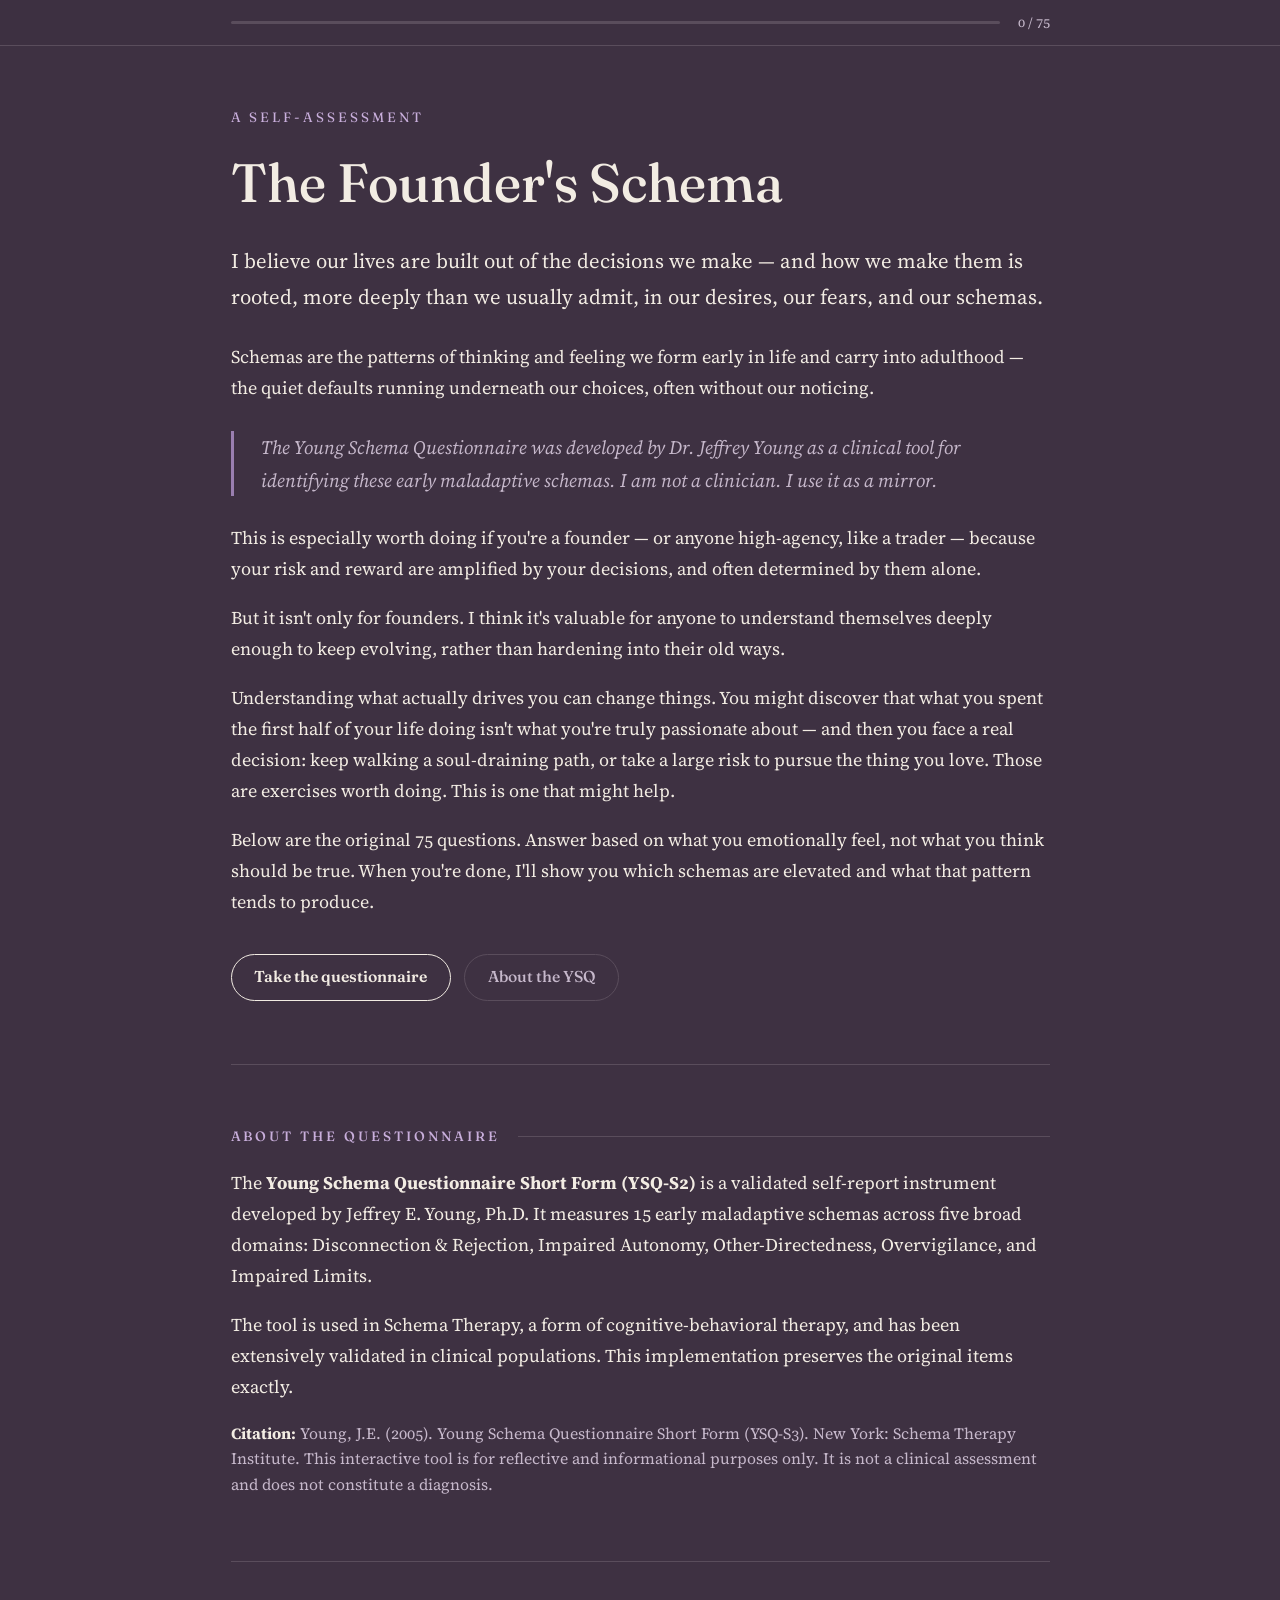
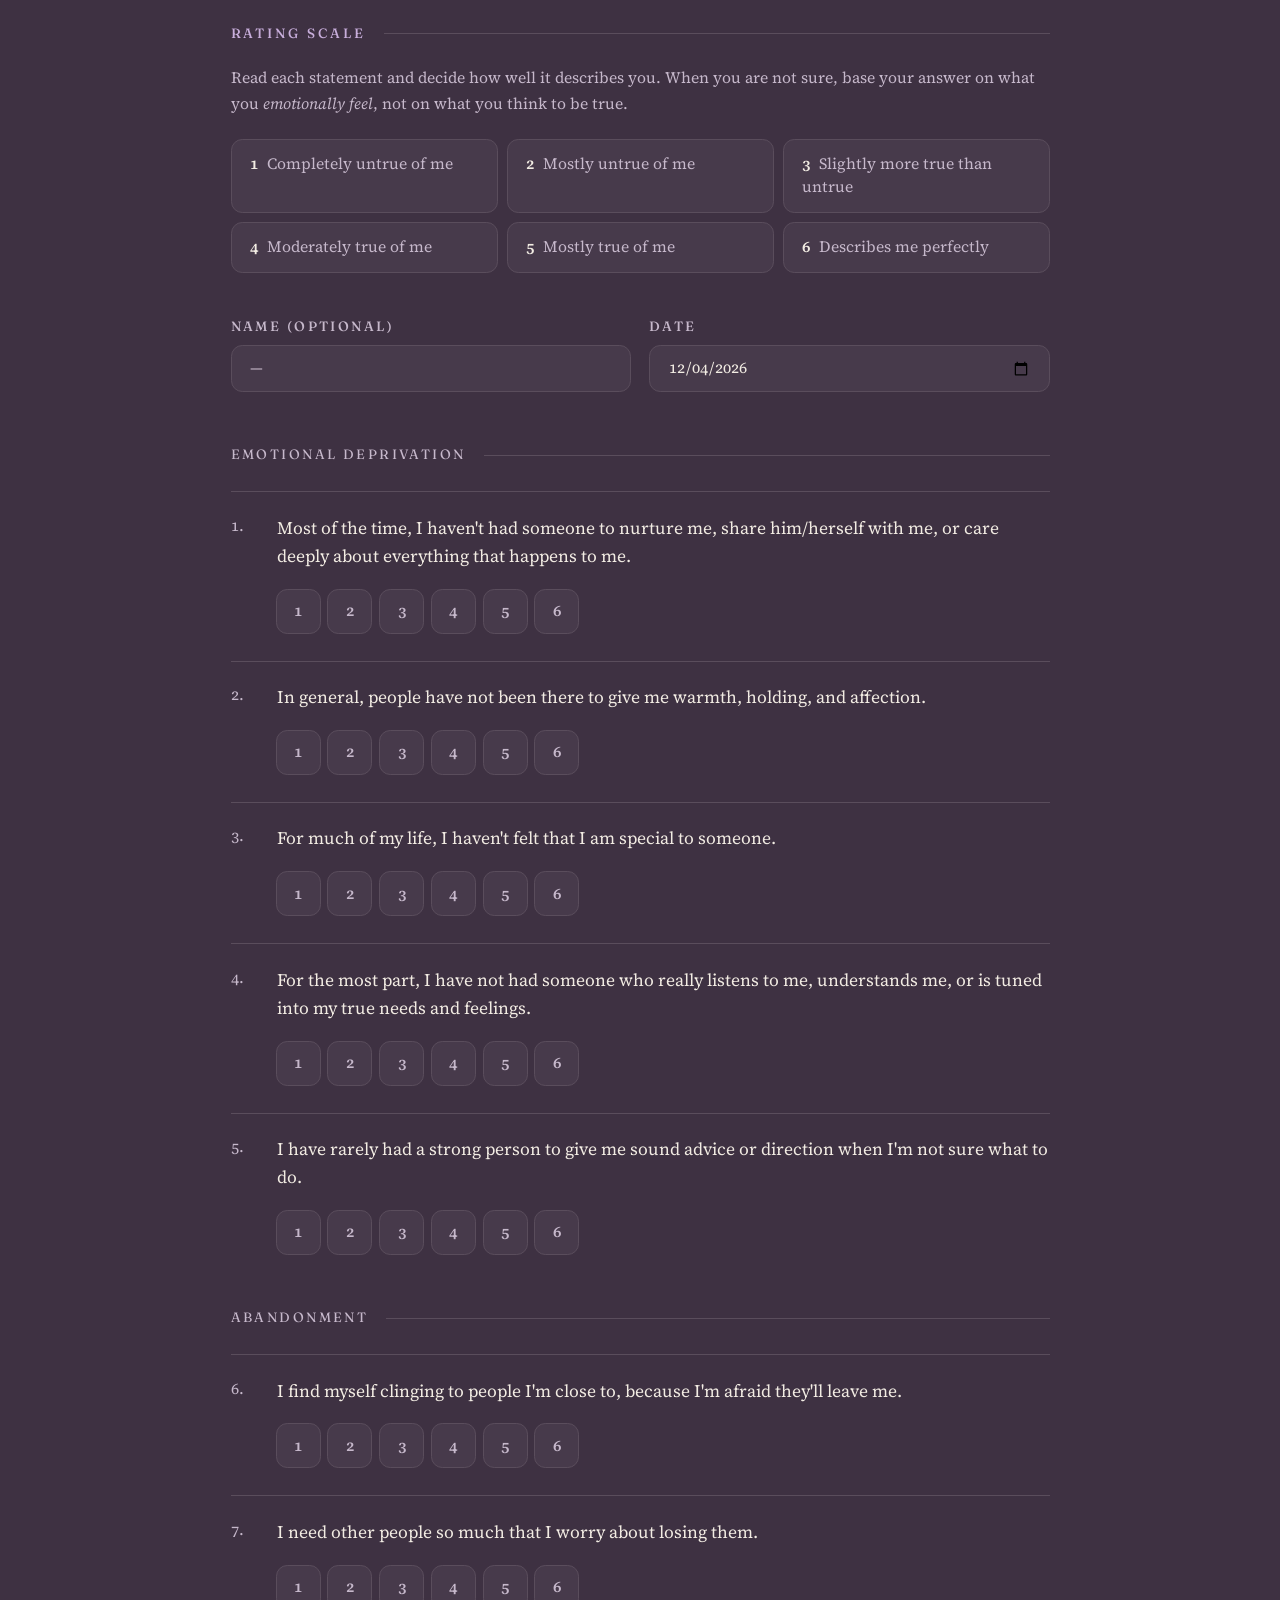
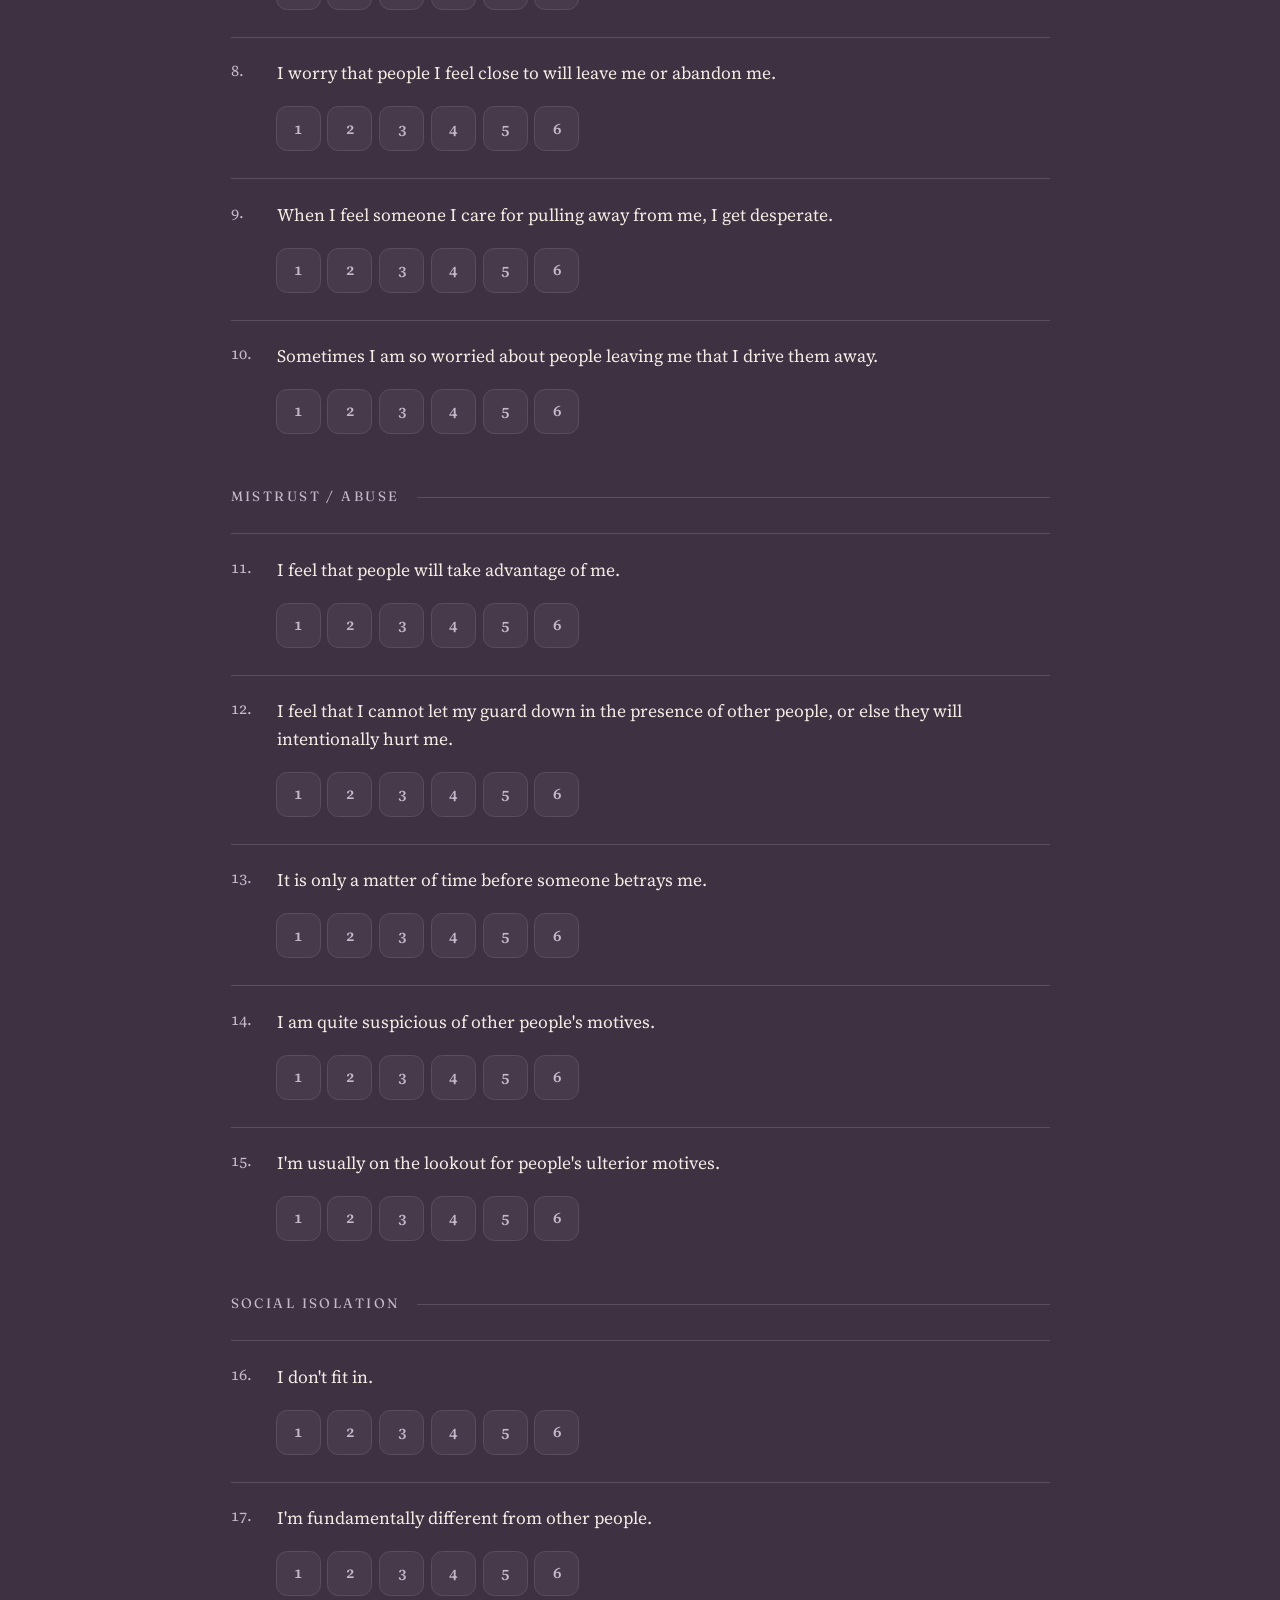
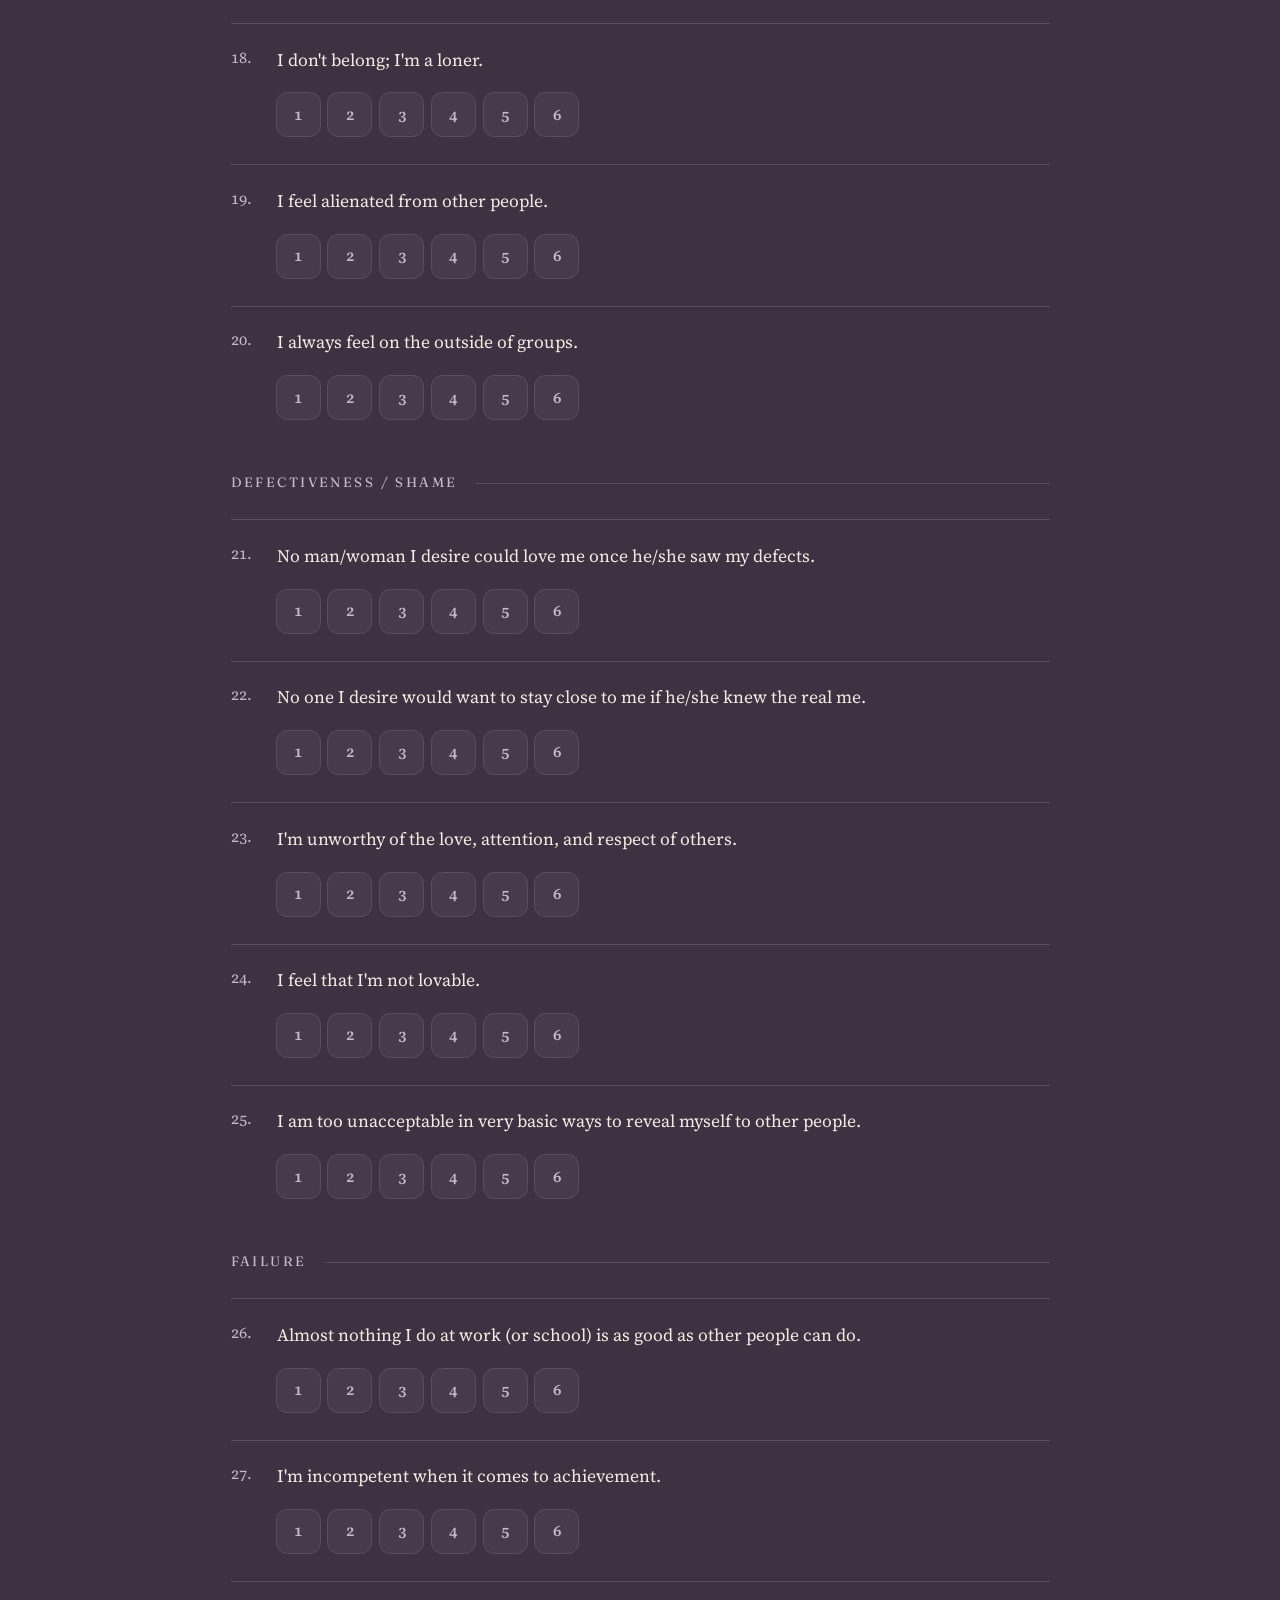
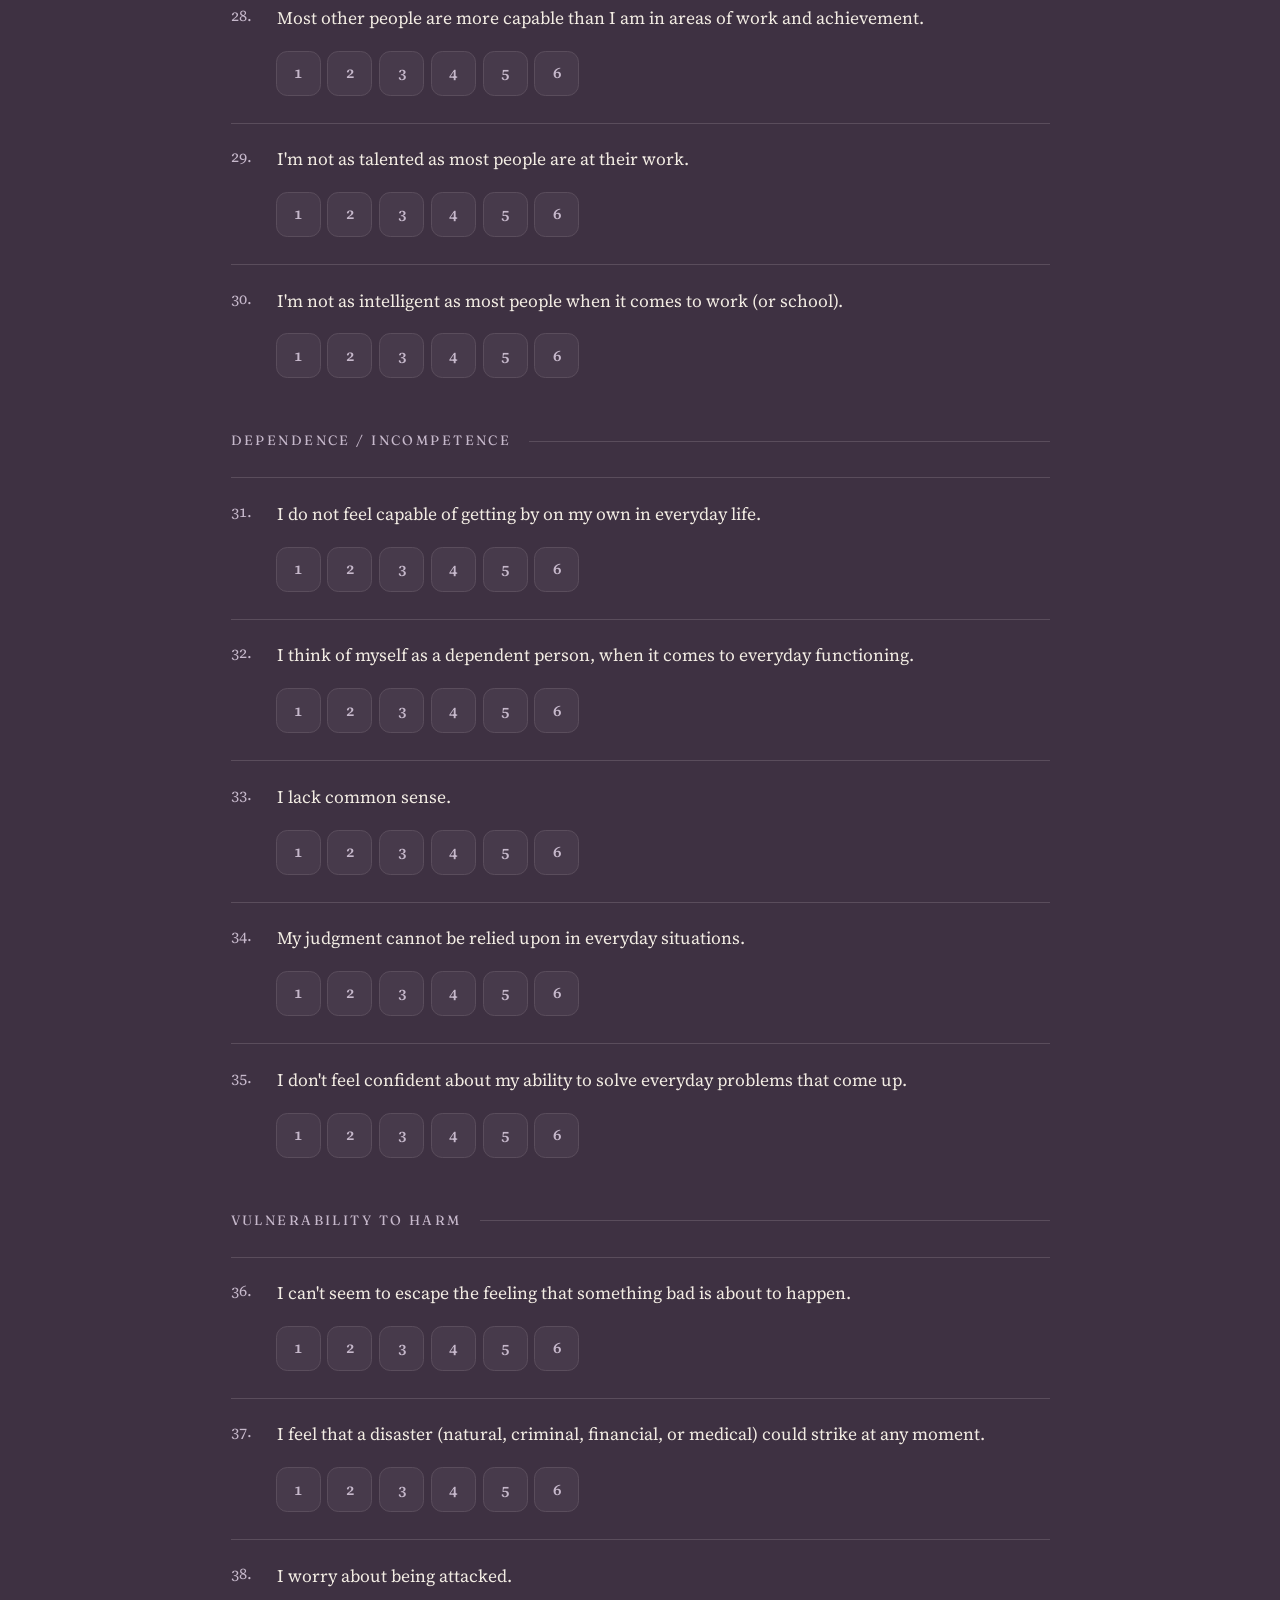
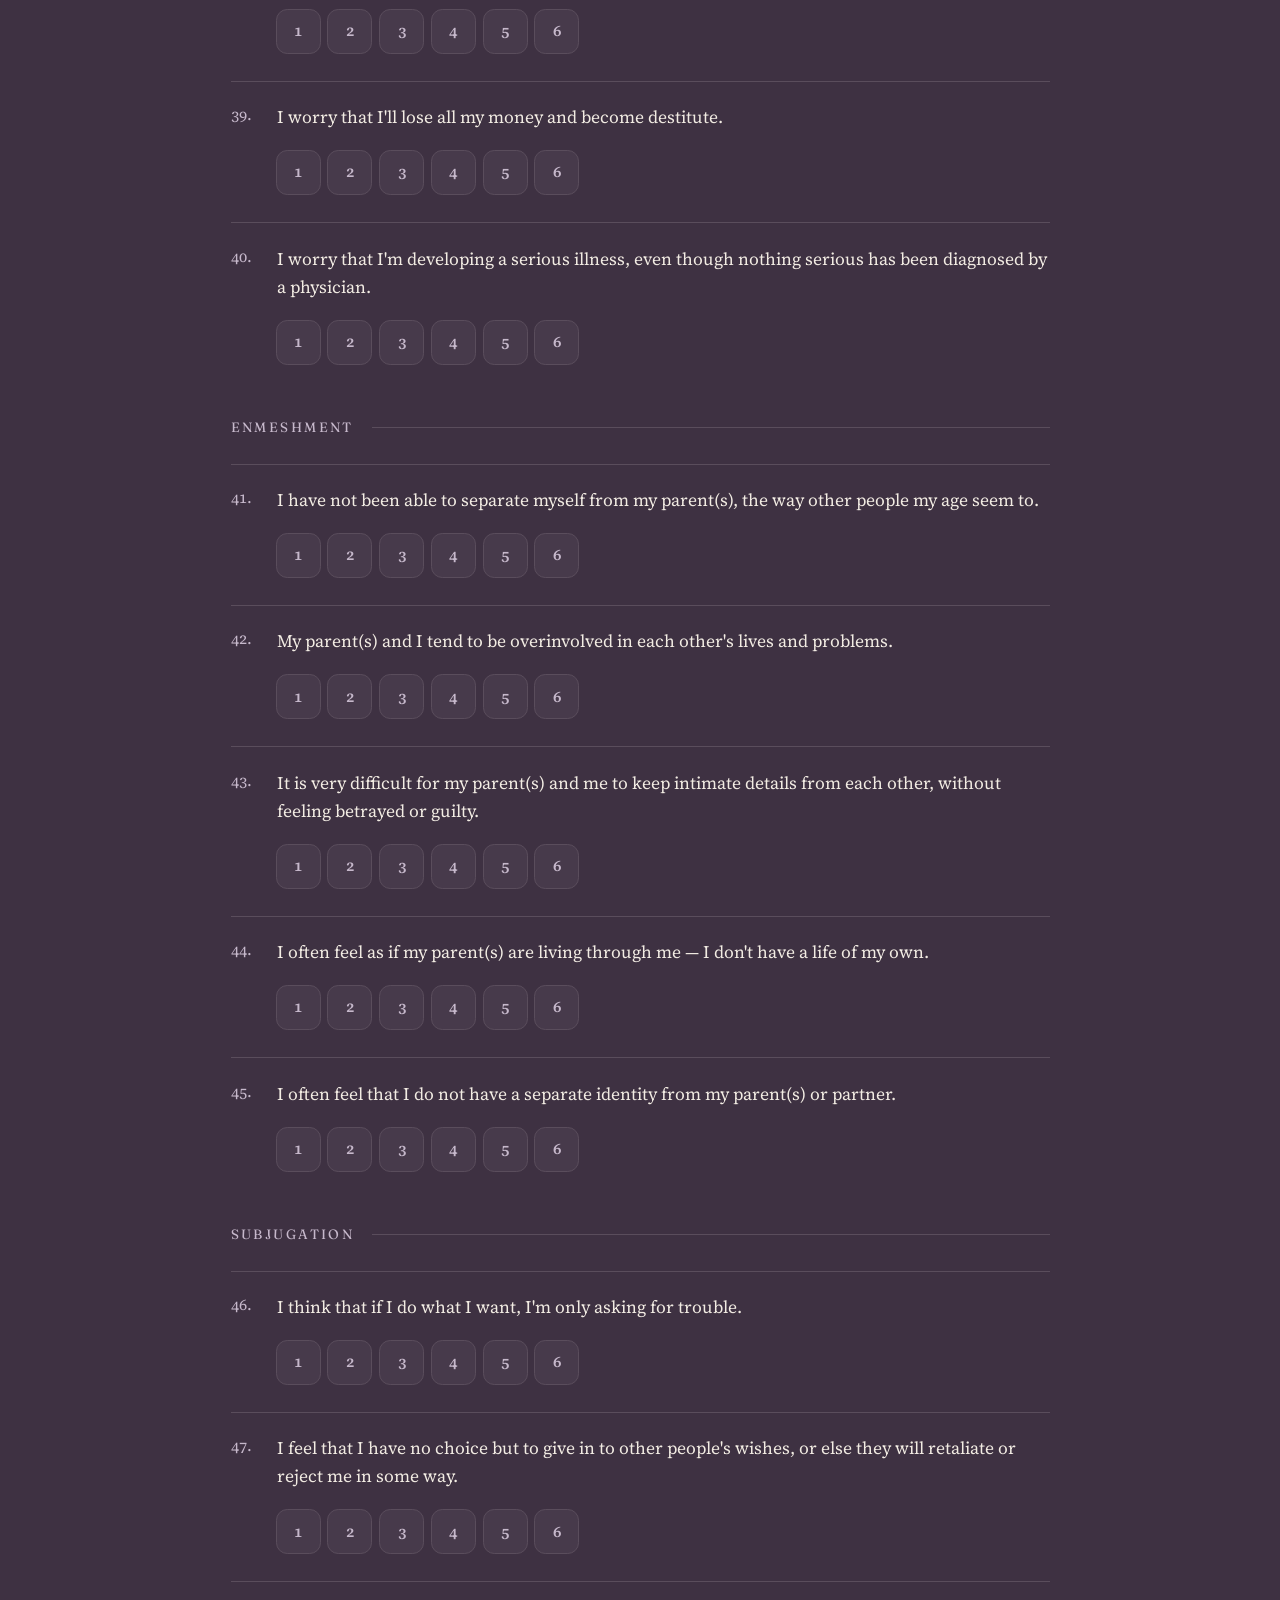
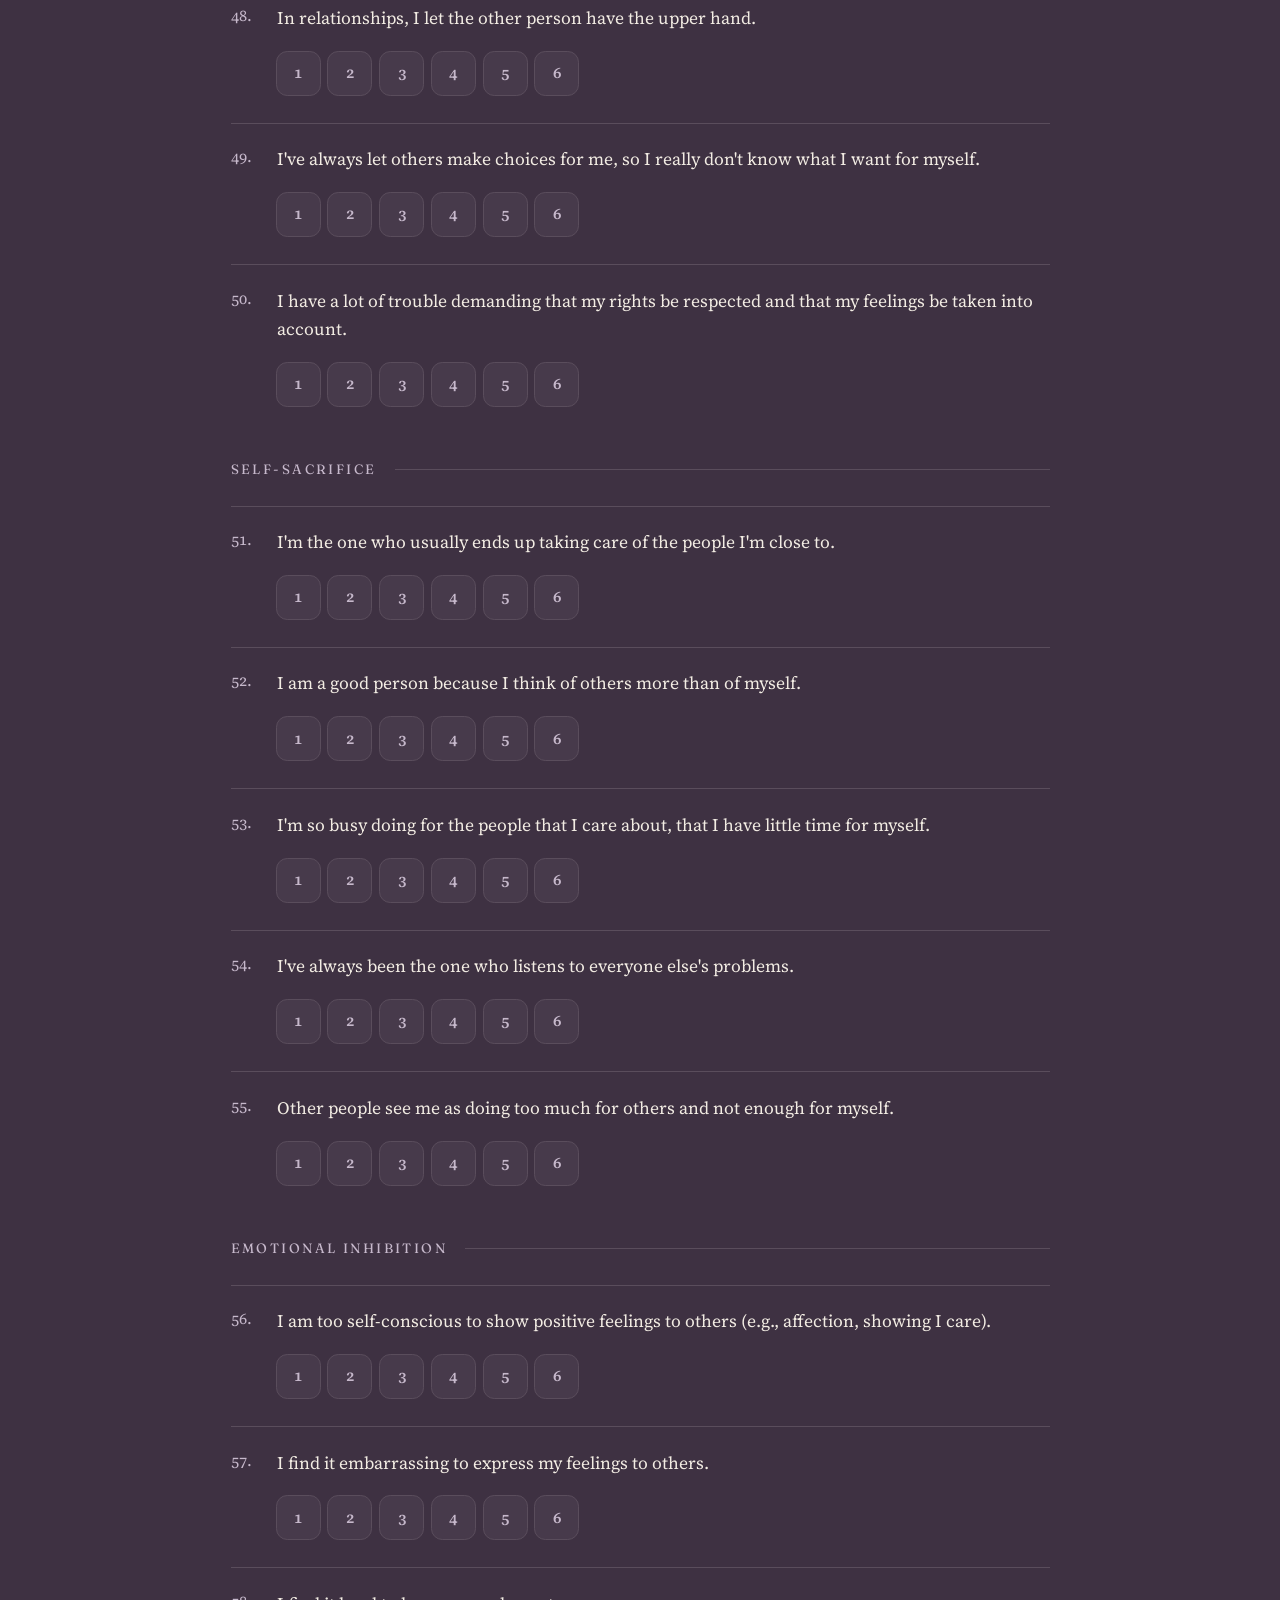
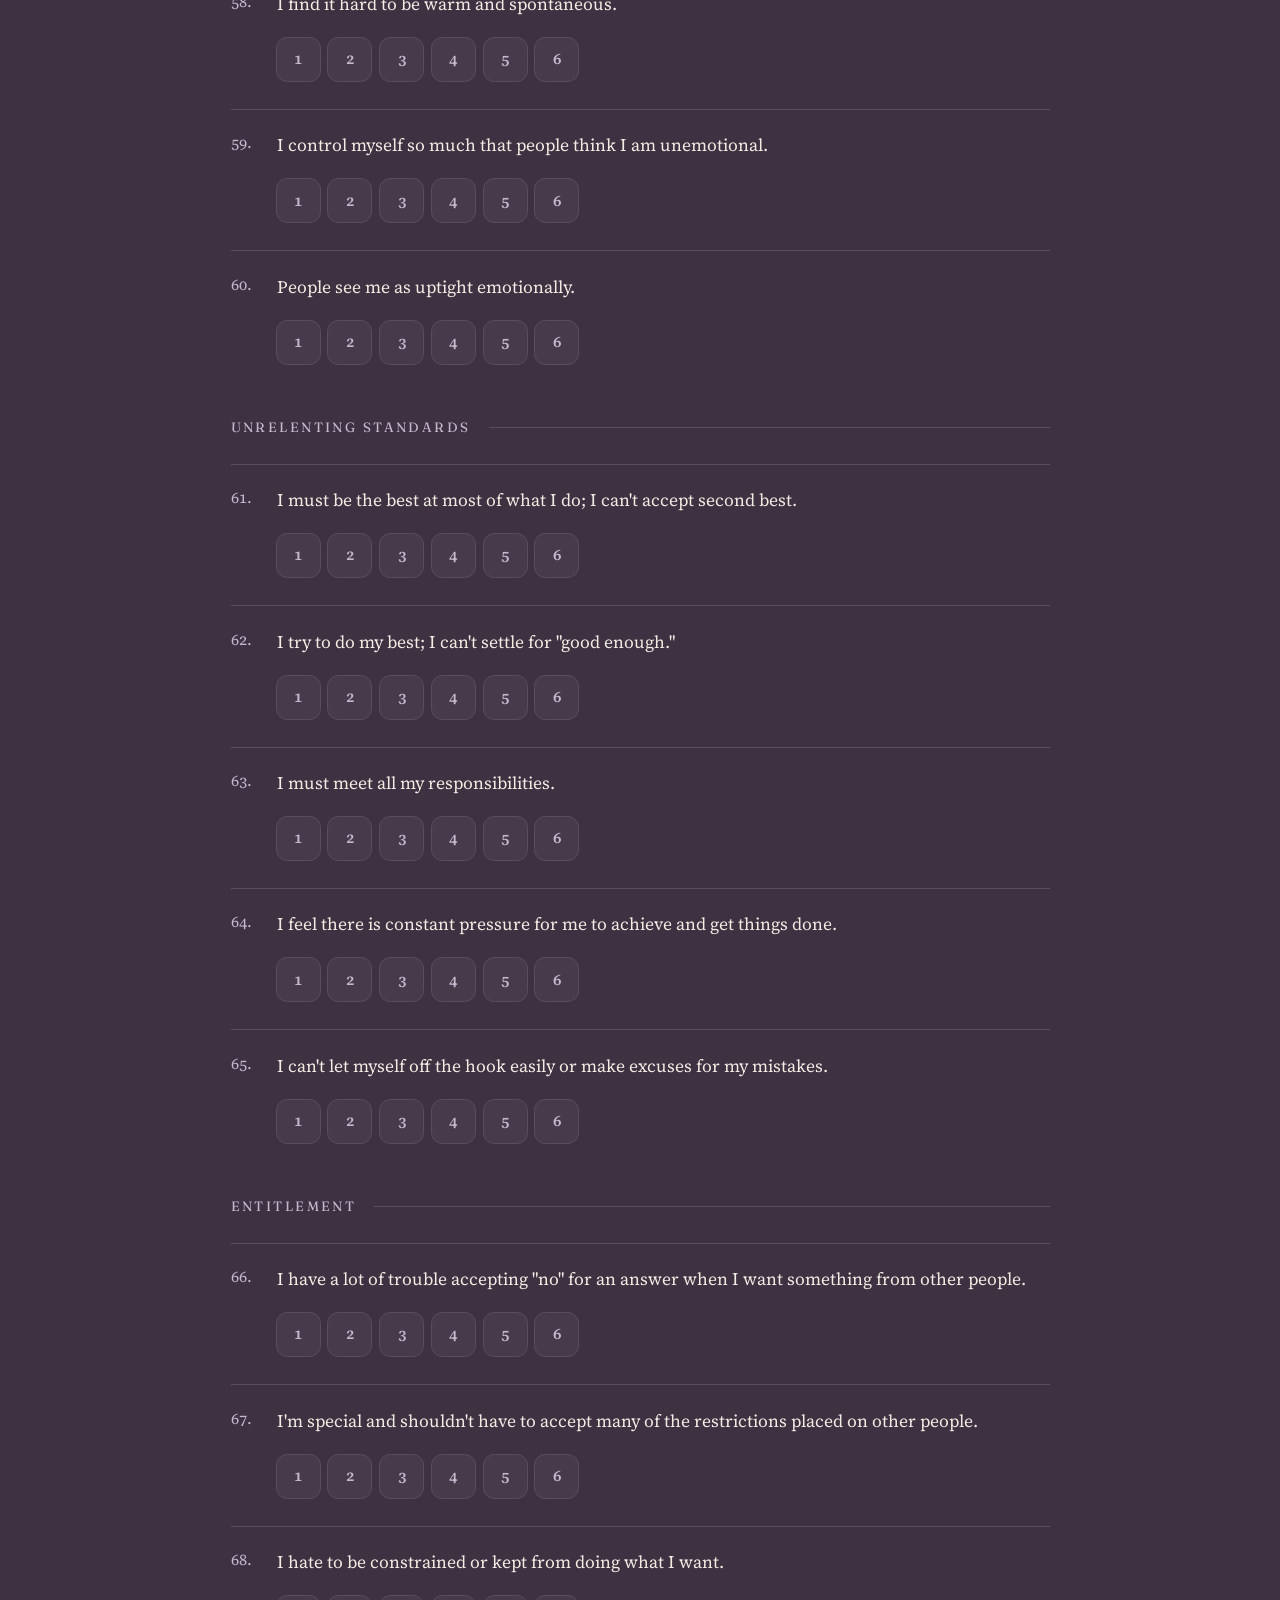
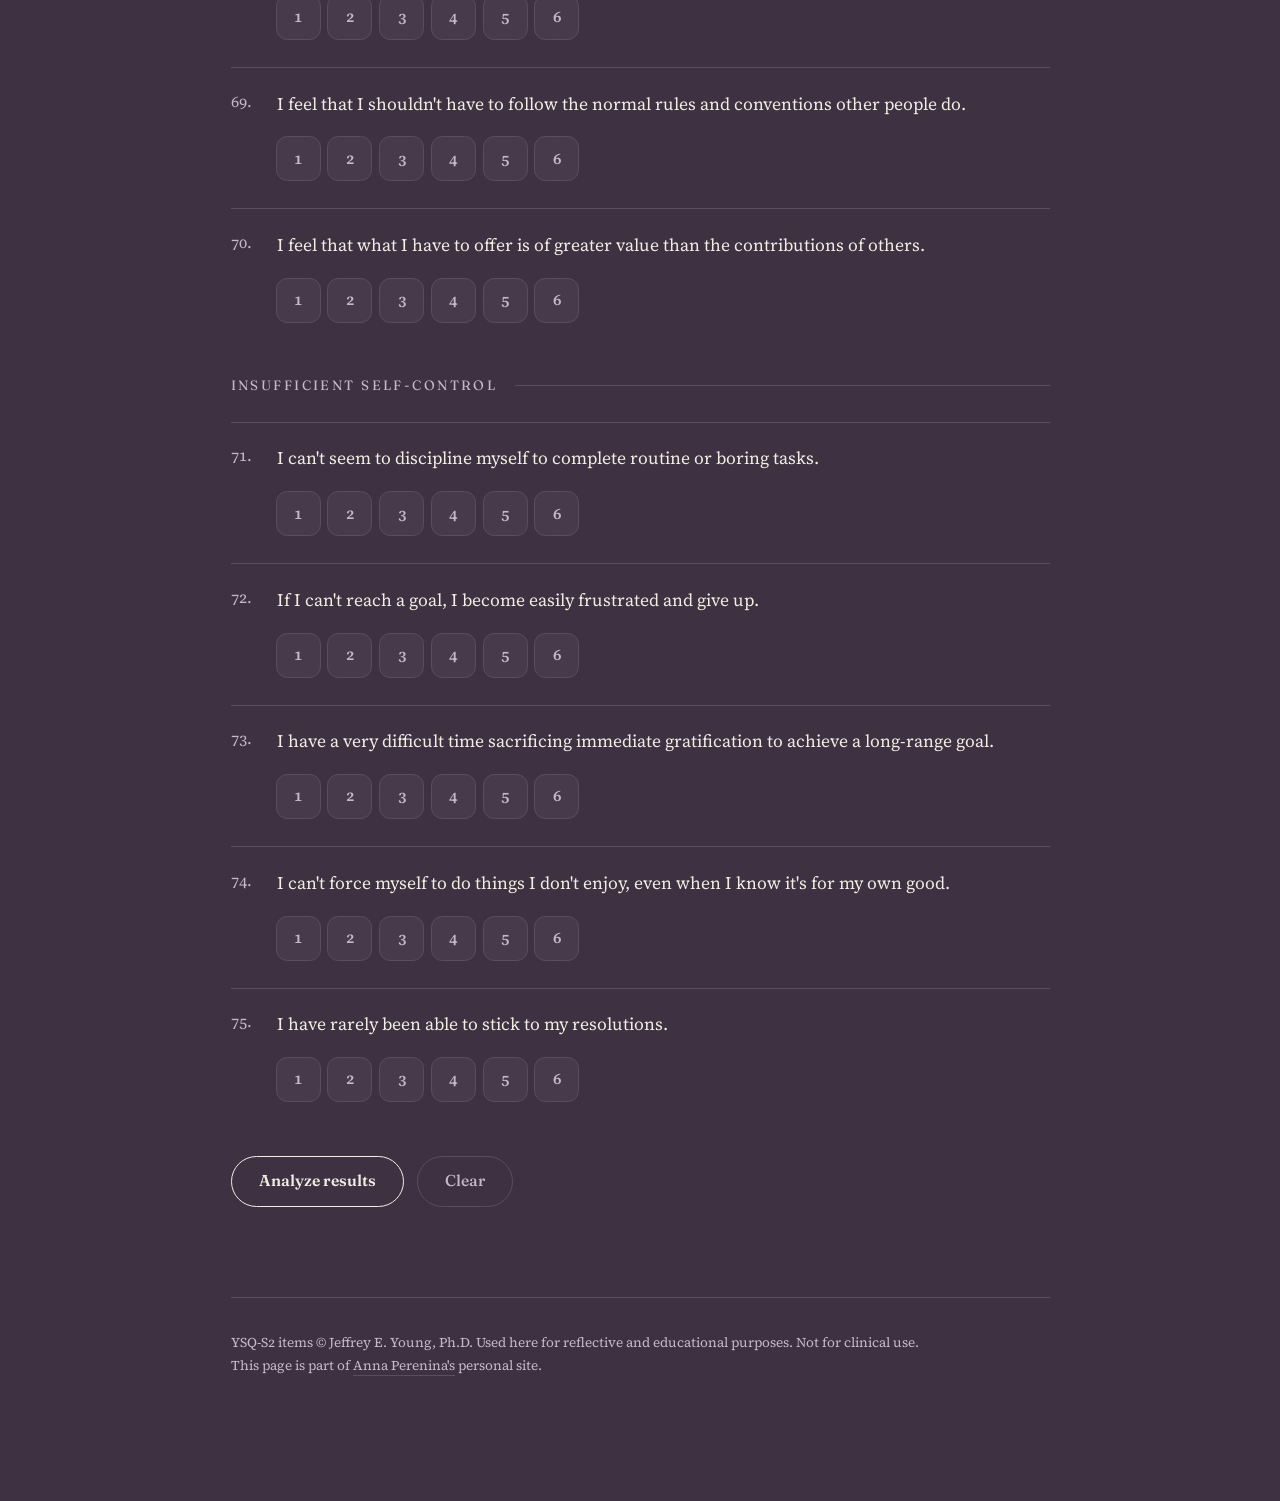
<file: founders-schema/index.html>
<!DOCTYPE html>
  <html lang="en">
    <head>
      
      <meta charset="UTF-8" />
      <meta name="viewport" content="width=device-width, initial-scale=1.0" />
      <title>The Founder's Schema — Anna</title>
      <meta name="description" content="Offers founders a tailored psychological questionnaire with an engaging design and optional user info capture for future retests and insights." />
      <meta name="robots" content="index, follow" />
      <style>html, body { height: 100%; margin: 0; } #root { height: 100%; }</style>
      
      <script type="module" crossorigin src="./assets/index-2Ljmhqnm.js"></script>
      <link rel="stylesheet" crossorigin href="./assets/index-BzhPwicP.css">
    </head>

    <body>
      
      <div id="root"></div>
      
    </body>
  </html>
</file>
<file: founders-schema/assets/index-BzhPwicP.css>
@import"https://fonts.googleapis.com/css2?family=Source+Serif+4:ital,opsz,wght@0,8..60,300;0,8..60,400;0,8..60,600;1,8..60,300;1,8..60,400&family=Fraunces:opsz,wght@9..144,400;9..144,500;9..144,600&display=swap";/*! tailwindcss v4.1.12 | MIT License | https://tailwindcss.com */@layer properties{@supports (((-webkit-hyphens:none)) and (not (margin-trim:inline))) or ((-moz-orient:inline) and (not (color:rgb(from red r g b)))){*,:before,:after,::backdrop{--tw-translate-x:0;--tw-translate-y:0;--tw-translate-z:0;--tw-rotate-x:initial;--tw-rotate-y:initial;--tw-rotate-z:initial;--tw-skew-x:initial;--tw-skew-y:initial;--tw-space-y-reverse:0;--tw-space-x-reverse:0;--tw-border-style:solid;--tw-leading:initial;--tw-font-weight:initial;--tw-tracking:initial;--tw-ordinal:initial;--tw-slashed-zero:initial;--tw-numeric-figure:initial;--tw-numeric-spacing:initial;--tw-numeric-fraction:initial;--tw-shadow:0 0 #0000;--tw-shadow-color:initial;--tw-shadow-alpha:100%;--tw-inset-shadow:0 0 #0000;--tw-inset-shadow-color:initial;--tw-inset-shadow-alpha:100%;--tw-ring-color:initial;--tw-ring-shadow:0 0 #0000;--tw-inset-ring-color:initial;--tw-inset-ring-shadow:0 0 #0000;--tw-ring-inset:initial;--tw-ring-offset-width:0px;--tw-ring-offset-color:#fff;--tw-ring-offset-shadow:0 0 #0000;--tw-outline-style:solid;--tw-backdrop-blur:initial;--tw-backdrop-brightness:initial;--tw-backdrop-contrast:initial;--tw-backdrop-grayscale:initial;--tw-backdrop-hue-rotate:initial;--tw-backdrop-invert:initial;--tw-backdrop-opacity:initial;--tw-backdrop-saturate:initial;--tw-backdrop-sepia:initial;--tw-duration:initial;--tw-ease:initial;--tw-content:"";--tw-animation-delay:0s;--tw-animation-direction:normal;--tw-animation-duration:initial;--tw-animation-fill-mode:none;--tw-animation-iteration-count:1;--tw-enter-blur:0;--tw-enter-opacity:1;--tw-enter-rotate:0;--tw-enter-scale:1;--tw-enter-translate-x:0;--tw-enter-translate-y:0;--tw-exit-blur:0;--tw-exit-opacity:1;--tw-exit-rotate:0;--tw-exit-scale:1;--tw-exit-translate-x:0;--tw-exit-translate-y:0}}}@layer theme{:root,:host{--font-sans:ui-sans-serif,system-ui,sans-serif,"Apple Color Emoji","Segoe UI Emoji","Segoe UI Symbol","Noto Color Emoji";--font-mono:ui-monospace,SFMono-Regular,Menlo,Monaco,Consolas,"Liberation Mono","Courier New",monospace;--color-gray-100:oklch(96.7% .003 264.542);--color-black:#000;--color-white:#fff;--spacing:.25rem;--container-sm:24rem;--container-lg:32rem;--container-3xl:48rem;--text-xs:.75rem;--text-xs--line-height:calc(1/.75);--text-sm:.875rem;--text-sm--line-height:calc(1.25/.875);--text-base:1rem;--text-base--line-height: 1.5 ;--text-lg:1.125rem;--text-lg--line-height:calc(1.75/1.125);--text-xl:1.25rem;--text-2xl:1.5rem;--text-5xl:3rem;--text-5xl--line-height:1;--font-weight-normal:400;--font-weight-medium:500;--font-weight-semibold:600;--tracking-tight:-.025em;--tracking-widest:.1em;--leading-tight:1.25;--leading-relaxed:1.625;--radius-xs:.125rem;--ease-in-out:cubic-bezier(.4,0,.2,1);--animate-pulse:pulse 2s cubic-bezier(.4,0,.6,1)infinite;--blur-sm:8px;--aspect-video:16/9;--default-transition-duration:.15s;--default-transition-timing-function:cubic-bezier(.4,0,.2,1);--default-font-family:var(--font-sans);--default-mono-font-family:var(--font-mono);--color-border:var(--border)}}@layer base{*,:after,:before,::backdrop{box-sizing:border-box;border:0 solid;margin:0;padding:0}::file-selector-button{box-sizing:border-box;border:0 solid;margin:0;padding:0}html,:host{-webkit-text-size-adjust:100%;-moz-tab-size:4;tab-size:4;line-height:1.5;font-family:var(--default-font-family,ui-sans-serif,system-ui,sans-serif,"Apple Color Emoji","Segoe UI Emoji","Segoe UI Symbol","Noto Color Emoji");font-feature-settings:var(--default-font-feature-settings,normal);font-variation-settings:var(--default-font-variation-settings,normal);-webkit-tap-highlight-color:transparent}hr{height:0;color:inherit;border-top-width:1px}abbr:where([title]){-webkit-text-decoration:underline dotted;text-decoration:underline dotted}h1,h2,h3,h4,h5,h6{font-size:inherit;font-weight:inherit}a{color:inherit;-webkit-text-decoration:inherit;text-decoration:inherit}b,strong{font-weight:bolder}code,kbd,samp,pre{font-family:var(--default-mono-font-family,ui-monospace,SFMono-Regular,Menlo,Monaco,Consolas,"Liberation Mono","Courier New",monospace);font-feature-settings:var(--default-mono-font-feature-settings,normal);font-variation-settings:var(--default-mono-font-variation-settings,normal);font-size:1em}small{font-size:80%}sub,sup{vertical-align:baseline;font-size:75%;line-height:0;position:relative}sub{bottom:-.25em}sup{top:-.5em}table{text-indent:0;border-color:inherit;border-collapse:collapse}:-moz-focusring{outline:auto}progress{vertical-align:baseline}summary{display:list-item}ol,ul,menu{list-style:none}img,svg,video,canvas,audio,iframe,embed,object{vertical-align:middle;display:block}img,video{max-width:100%;height:auto}button,input,select,optgroup,textarea{font:inherit;font-feature-settings:inherit;font-variation-settings:inherit;letter-spacing:inherit;color:inherit;opacity:1;background-color:#0000;border-radius:0}::file-selector-button{font:inherit;font-feature-settings:inherit;font-variation-settings:inherit;letter-spacing:inherit;color:inherit;opacity:1;background-color:#0000;border-radius:0}:where(select:is([multiple],[size])) optgroup{font-weight:bolder}:where(select:is([multiple],[size])) optgroup option{padding-inline-start:20px}::file-selector-button{margin-inline-end:4px}::placeholder{opacity:1}@supports (not ((-webkit-appearance:-apple-pay-button))) or (contain-intrinsic-size:1px){::placeholder{color:currentColor}@supports (color:color-mix(in lab,red,red)){::placeholder{color:color-mix(in oklab,currentcolor 50%,transparent)}}}textarea{resize:vertical}::-webkit-search-decoration{-webkit-appearance:none}::-webkit-date-and-time-value{min-height:1lh;text-align:inherit}::-webkit-datetime-edit{display:inline-flex}::-webkit-datetime-edit-fields-wrapper{padding:0}::-webkit-datetime-edit{padding-block:0}::-webkit-datetime-edit-year-field{padding-block:0}::-webkit-datetime-edit-month-field{padding-block:0}::-webkit-datetime-edit-day-field{padding-block:0}::-webkit-datetime-edit-hour-field{padding-block:0}::-webkit-datetime-edit-minute-field{padding-block:0}::-webkit-datetime-edit-second-field{padding-block:0}::-webkit-datetime-edit-millisecond-field{padding-block:0}::-webkit-datetime-edit-meridiem-field{padding-block:0}::-webkit-calendar-picker-indicator{line-height:1}:-moz-ui-invalid{box-shadow:none}button,input:where([type=button],[type=reset],[type=submit]){-webkit-appearance:button;-moz-appearance:button;appearance:button}::file-selector-button{-webkit-appearance:button;-moz-appearance:button;appearance:button}::-webkit-inner-spin-button{height:auto}::-webkit-outer-spin-button{height:auto}[hidden]:where(:not([hidden=until-found])){display:none!important}*{border-color:var(--border);outline-color:var(--ring)}@supports (color:color-mix(in lab,red,red)){*{outline-color:color-mix(in oklab,var(--ring)50%,transparent)}}body{background-color:var(--background);color:var(--foreground);font-family:var(--serif);font-feature-settings:"liga" 1,"onum" 1;-webkit-font-smoothing:antialiased;line-height:1.72}html{font-size:var(--font-size)}h1{font-size:var(--text-2xl);font-weight:var(--font-weight-medium);line-height:1.5}h2{font-size:var(--text-xl);font-weight:var(--font-weight-medium);line-height:1.5}h3{font-size:var(--text-lg);font-weight:var(--font-weight-medium);line-height:1.5}h4,label,button{font-size:var(--text-base);font-weight:var(--font-weight-medium);line-height:1.5}input{font-size:var(--text-base);font-weight:var(--font-weight-normal);line-height:1.5}}@layer components;@layer utilities{.\@container\/card-header{container:card-header/inline-size}.pointer-events-none{pointer-events:none}.invisible{visibility:hidden}.sr-only{clip:rect(0,0,0,0);white-space:nowrap;border-width:0;width:1px;height:1px;margin:-1px;padding:0;position:absolute;overflow:hidden}.absolute{position:absolute}.fixed{position:fixed}.relative{position:relative}.sticky{position:sticky}.inset-0{inset:calc(var(--spacing)*0)}.inset-x-0{inset-inline:calc(var(--spacing)*0)}.inset-y-0{inset-block:calc(var(--spacing)*0)}.-top-12{top:calc(var(--spacing)*-12)}.top-0{top:calc(var(--spacing)*0)}.top-1\.5{top:calc(var(--spacing)*1.5)}.top-1\/2{top:50%}.top-3\.5{top:calc(var(--spacing)*3.5)}.top-4{top:calc(var(--spacing)*4)}.top-\[1px\]{top:1px}.top-\[50\%\]{top:50%}.top-\[60\%\]{top:60%}.top-full{top:100%}.-right-12{right:calc(var(--spacing)*-12)}.right-0{right:calc(var(--spacing)*0)}.right-1{right:calc(var(--spacing)*1)}.right-2{right:calc(var(--spacing)*2)}.right-3{right:calc(var(--spacing)*3)}.right-4{right:calc(var(--spacing)*4)}.-bottom-12{bottom:calc(var(--spacing)*-12)}.bottom-0{bottom:calc(var(--spacing)*0)}.-left-12{left:calc(var(--spacing)*-12)}.left-0{left:calc(var(--spacing)*0)}.left-1{left:calc(var(--spacing)*1)}.left-1\/2{left:50%}.left-2{left:calc(var(--spacing)*2)}.left-\[50\%\]{left:50%}.isolate{isolation:isolate}.z-10{z-index:10}.z-20{z-index:20}.z-50{z-index:50}.z-\[1\]{z-index:1}.col-start-2{grid-column-start:2}.row-span-2{grid-row:span 2/span 2}.row-start-1{grid-row-start:1}.-mx-1{margin-inline:calc(var(--spacing)*-1)}.mx-2{margin-inline:calc(var(--spacing)*2)}.mx-3\.5{margin-inline:calc(var(--spacing)*3.5)}.mx-auto{margin-inline:auto}.my-0\.5{margin-block:calc(var(--spacing)*.5)}.my-1{margin-block:calc(var(--spacing)*1)}.-mt-4{margin-top:calc(var(--spacing)*-4)}.mt-1{margin-top:calc(var(--spacing)*1)}.mt-1\.5{margin-top:calc(var(--spacing)*1.5)}.mt-2{margin-top:calc(var(--spacing)*2)}.mt-4{margin-top:calc(var(--spacing)*4)}.mt-10{margin-top:calc(var(--spacing)*10)}.mt-20{margin-top:calc(var(--spacing)*20)}.mt-auto{margin-top:auto}.mb-1{margin-bottom:calc(var(--spacing)*1)}.mb-2{margin-bottom:calc(var(--spacing)*2)}.mb-4{margin-bottom:calc(var(--spacing)*4)}.mb-5{margin-bottom:calc(var(--spacing)*5)}.mb-6{margin-bottom:calc(var(--spacing)*6)}.mb-8{margin-bottom:calc(var(--spacing)*8)}.mb-10{margin-bottom:calc(var(--spacing)*10)}.mb-12{margin-bottom:calc(var(--spacing)*12)}.mb-14{margin-bottom:calc(var(--spacing)*14)}.-ml-4{margin-left:calc(var(--spacing)*-4)}.ml-1{margin-left:calc(var(--spacing)*1)}.ml-2{margin-left:calc(var(--spacing)*2)}.ml-3{margin-left:calc(var(--spacing)*3)}.ml-10{margin-left:calc(var(--spacing)*10)}.ml-auto{margin-left:auto}.line-clamp-1{-webkit-line-clamp:1;-webkit-box-orient:vertical;display:-webkit-box;overflow:hidden}.block{display:block}.flex{display:flex}.grid{display:grid}.hidden{display:none}.inline-block{display:inline-block}.inline-flex{display:inline-flex}.table{display:table}.table-caption{display:table-caption}.table-cell{display:table-cell}.table-row{display:table-row}.field-sizing-content{field-sizing:content}.aspect-square{aspect-ratio:1}.aspect-video{aspect-ratio:var(--aspect-video)}.size-2{width:calc(var(--spacing)*2);height:calc(var(--spacing)*2)}.size-2\.5{width:calc(var(--spacing)*2.5);height:calc(var(--spacing)*2.5)}.size-3{width:calc(var(--spacing)*3);height:calc(var(--spacing)*3)}.size-3\.5{width:calc(var(--spacing)*3.5);height:calc(var(--spacing)*3.5)}.size-4{width:calc(var(--spacing)*4);height:calc(var(--spacing)*4)}.size-7{width:calc(var(--spacing)*7);height:calc(var(--spacing)*7)}.size-8{width:calc(var(--spacing)*8);height:calc(var(--spacing)*8)}.size-9{width:calc(var(--spacing)*9);height:calc(var(--spacing)*9)}.size-10{width:calc(var(--spacing)*10);height:calc(var(--spacing)*10)}.size-full{width:100%;height:100%}.h-1\.5{height:calc(var(--spacing)*1.5)}.h-2{height:calc(var(--spacing)*2)}.h-2\.5{height:calc(var(--spacing)*2.5)}.h-4{height:calc(var(--spacing)*4)}.h-5{height:calc(var(--spacing)*5)}.h-7{height:calc(var(--spacing)*7)}.h-8{height:calc(var(--spacing)*8)}.h-9{height:calc(var(--spacing)*9)}.h-10{height:calc(var(--spacing)*10)}.h-12{height:calc(var(--spacing)*12)}.h-\[1\.15rem\]{height:1.15rem}.h-\[3px\]{height:3px}.h-\[calc\(100\%-1px\)\]{height:calc(100% - 1px)}.h-\[var\(--radix-navigation-menu-viewport-height\)\]{height:var(--radix-navigation-menu-viewport-height)}.h-\[var\(--radix-select-trigger-height\)\]{height:var(--radix-select-trigger-height)}.h-auto{height:auto}.h-full{height:100%}.h-px{height:1px}.h-svh{height:100svh}.max-h-\(--radix-context-menu-content-available-height\){max-height:var(--radix-context-menu-content-available-height)}.max-h-\(--radix-dropdown-menu-content-available-height\){max-height:var(--radix-dropdown-menu-content-available-height)}.max-h-\(--radix-select-content-available-height\){max-height:var(--radix-select-content-available-height)}.max-h-\[300px\]{max-height:300px}.min-h-0{min-height:calc(var(--spacing)*0)}.min-h-4{min-height:calc(var(--spacing)*4)}.min-h-16{min-height:calc(var(--spacing)*16)}.min-h-screen{min-height:100vh}.min-h-svh{min-height:100svh}.w-\(--sidebar-width\){width:var(--sidebar-width)}.w-0{width:calc(var(--spacing)*0)}.w-1{width:calc(var(--spacing)*1)}.w-2{width:calc(var(--spacing)*2)}.w-2\.5{width:calc(var(--spacing)*2.5)}.w-3{width:calc(var(--spacing)*3)}.w-3\/4{width:75%}.w-4{width:calc(var(--spacing)*4)}.w-5{width:calc(var(--spacing)*5)}.w-8{width:calc(var(--spacing)*8)}.w-9{width:calc(var(--spacing)*9)}.w-10{width:calc(var(--spacing)*10)}.w-64{width:calc(var(--spacing)*64)}.w-72{width:calc(var(--spacing)*72)}.w-\[100px\]{width:100px}.w-auto{width:auto}.w-fit{width:fit-content}.w-full{width:100%}.w-max{width:max-content}.w-px{width:1px}.max-w-\(--skeleton-width\){max-width:var(--skeleton-width)}.max-w-3xl{max-width:var(--container-3xl)}.max-w-\[calc\(100\%-2rem\)\]{max-width:calc(100% - 2rem)}.max-w-max{max-width:max-content}.min-w-0{min-width:calc(var(--spacing)*0)}.min-w-5{min-width:calc(var(--spacing)*5)}.min-w-8{min-width:calc(var(--spacing)*8)}.min-w-9{min-width:calc(var(--spacing)*9)}.min-w-10{min-width:calc(var(--spacing)*10)}.min-w-\[8rem\]{min-width:8rem}.min-w-\[12rem\]{min-width:12rem}.min-w-\[28px\]{min-width:28px}.min-w-\[var\(--radix-select-trigger-width\)\]{min-width:var(--radix-select-trigger-width)}.flex-1{flex:1}.shrink-0{flex-shrink:0}.grow{flex-grow:1}.grow-0{flex-grow:0}.basis-full{flex-basis:100%}.caption-bottom{caption-side:bottom}.border-collapse{border-collapse:collapse}.origin-\(--radix-context-menu-content-transform-origin\){transform-origin:var(--radix-context-menu-content-transform-origin)}.origin-\(--radix-dropdown-menu-content-transform-origin\){transform-origin:var(--radix-dropdown-menu-content-transform-origin)}.origin-\(--radix-hover-card-content-transform-origin\){transform-origin:var(--radix-hover-card-content-transform-origin)}.origin-\(--radix-menubar-content-transform-origin\){transform-origin:var(--radix-menubar-content-transform-origin)}.origin-\(--radix-popover-content-transform-origin\){transform-origin:var(--radix-popover-content-transform-origin)}.origin-\(--radix-select-content-transform-origin\){transform-origin:var(--radix-select-content-transform-origin)}.origin-\(--radix-tooltip-content-transform-origin\){transform-origin:var(--radix-tooltip-content-transform-origin)}.-translate-x-1\/2{--tw-translate-x: -50% ;translate:var(--tw-translate-x)var(--tw-translate-y)}.-translate-x-px{--tw-translate-x:-1px;translate:var(--tw-translate-x)var(--tw-translate-y)}.translate-x-\[-50\%\]{--tw-translate-x:-50%;translate:var(--tw-translate-x)var(--tw-translate-y)}.translate-x-px{--tw-translate-x:1px;translate:var(--tw-translate-x)var(--tw-translate-y)}.-translate-y-1\/2{--tw-translate-y: -50% ;translate:var(--tw-translate-x)var(--tw-translate-y)}.translate-y-0\.5{--tw-translate-y:calc(var(--spacing)*.5);translate:var(--tw-translate-x)var(--tw-translate-y)}.translate-y-\[-50\%\]{--tw-translate-y:-50%;translate:var(--tw-translate-x)var(--tw-translate-y)}.translate-y-\[calc\(-50\%_-_2px\)\]{--tw-translate-y: calc(-50% - 2px) ;translate:var(--tw-translate-x)var(--tw-translate-y)}.rotate-45{rotate:45deg}.rotate-90{rotate:90deg}.transform{transform:var(--tw-rotate-x,)var(--tw-rotate-y,)var(--tw-rotate-z,)var(--tw-skew-x,)var(--tw-skew-y,)}.animate-caret-blink{animation:1.25s ease-out infinite caret-blink}.animate-in{animation:enter var(--tw-animation-duration,var(--tw-duration,.15s))var(--tw-ease,ease)var(--tw-animation-delay,0s)var(--tw-animation-iteration-count,1)var(--tw-animation-direction,normal)var(--tw-animation-fill-mode,none)}.animate-pulse{animation:var(--animate-pulse)}.cursor-default{cursor:default}.cursor-pointer{cursor:pointer}.touch-none{touch-action:none}.resize-none{resize:none}.scroll-my-1{scroll-margin-block:calc(var(--spacing)*1)}.scroll-mt-6{scroll-margin-top:calc(var(--spacing)*6)}.scroll-mt-10{scroll-margin-top:calc(var(--spacing)*10)}.scroll-mt-16{scroll-margin-top:calc(var(--spacing)*16)}.scroll-py-1{scroll-padding-block:calc(var(--spacing)*1)}.list-none{list-style-type:none}.auto-rows-min{grid-auto-rows:min-content}.grid-cols-2{grid-template-columns:repeat(2,minmax(0,1fr))}.grid-cols-\[0_1fr\]{grid-template-columns:0 1fr}.grid-cols-\[1fr_auto_auto\]{grid-template-columns:1fr auto auto}.grid-rows-\[auto_auto\]{grid-template-rows:auto auto}.flex-col{flex-direction:column}.flex-col-reverse{flex-direction:column-reverse}.flex-row{flex-direction:row}.flex-wrap{flex-wrap:wrap}.items-center{align-items:center}.items-end{align-items:flex-end}.items-start{align-items:flex-start}.items-stretch{align-items:stretch}.justify-between{justify-content:space-between}.justify-center{justify-content:center}.justify-items-start{justify-items:start}.gap-1{gap:calc(var(--spacing)*1)}.gap-1\.5{gap:calc(var(--spacing)*1.5)}.gap-2{gap:calc(var(--spacing)*2)}.gap-3{gap:calc(var(--spacing)*3)}.gap-4{gap:calc(var(--spacing)*4)}.gap-6{gap:calc(var(--spacing)*6)}:where(.space-y-0>:not(:last-child)){--tw-space-y-reverse:0;margin-block-start:calc(calc(var(--spacing)*0)*var(--tw-space-y-reverse));margin-block-end:calc(calc(var(--spacing)*0)*calc(1 - var(--tw-space-y-reverse)))}:where(.space-y-6>:not(:last-child)){--tw-space-y-reverse:0;margin-block-start:calc(calc(var(--spacing)*6)*var(--tw-space-y-reverse));margin-block-end:calc(calc(var(--spacing)*6)*calc(1 - var(--tw-space-y-reverse)))}:where(.space-y-8>:not(:last-child)){--tw-space-y-reverse:0;margin-block-start:calc(calc(var(--spacing)*8)*var(--tw-space-y-reverse));margin-block-end:calc(calc(var(--spacing)*8)*calc(1 - var(--tw-space-y-reverse)))}:where(.space-x-1>:not(:last-child)){--tw-space-x-reverse:0;margin-inline-start:calc(calc(var(--spacing)*1)*var(--tw-space-x-reverse));margin-inline-end:calc(calc(var(--spacing)*1)*calc(1 - var(--tw-space-x-reverse)))}.gap-y-0\.5{row-gap:calc(var(--spacing)*.5)}.self-start{align-self:flex-start}.justify-self-end{justify-self:flex-end}.overflow-auto{overflow:auto}.overflow-hidden{overflow:hidden}.overflow-x-auto{overflow-x:auto}.overflow-x-hidden{overflow-x:hidden}.overflow-y-auto{overflow-y:auto}.rounded-\[2px\]{border-radius:2px}.rounded-\[4px\]{border-radius:4px}.rounded-\[inherit\]{border-radius:inherit}.rounded-full{border-radius:3.40282e38px}.rounded-lg{border-radius:var(--radius)}.rounded-md{border-radius:calc(var(--radius) - 2px)}.rounded-none{border-radius:0}.rounded-sm{border-radius:calc(var(--radius) - 4px)}.rounded-xl{border-radius:calc(var(--radius) + 4px)}.rounded-xs{border-radius:var(--radius-xs)}.rounded-tl-sm{border-top-left-radius:calc(var(--radius) - 4px)}.border{border-style:var(--tw-border-style);border-width:1px}.border-\[1\.5px\]{border-style:var(--tw-border-style);border-width:1.5px}.border-y{border-block-style:var(--tw-border-style);border-block-width:1px}.border-t{border-top-style:var(--tw-border-style);border-top-width:1px}.border-r{border-right-style:var(--tw-border-style);border-right-width:1px}.border-b{border-bottom-style:var(--tw-border-style);border-bottom-width:1px}.border-l{border-left-style:var(--tw-border-style);border-left-width:1px}.border-l-\[3px\]{border-left-style:var(--tw-border-style);border-left-width:3px}.border-dashed{--tw-border-style:dashed;border-style:dashed}.border-\(--color-border\){border-color:var(--color-border)}.border-border,.border-border\/50{border-color:var(--border)}@supports (color:color-mix(in lab,red,red)){.border-border\/50{border-color:color-mix(in oklab,var(--border)50%,transparent)}}.border-foreground{border-color:var(--foreground)}.border-input{border-color:var(--input)}.border-primary{border-color:var(--primary)}.border-sidebar-border{border-color:var(--sidebar-border)}.border-transparent{border-color:#0000}.border-t-transparent{border-top-color:#0000}.border-l-transparent{border-left-color:#0000}.bg-\(--color-bg\){background-color:var(--color-bg)}.bg-accent{background-color:var(--accent)}.bg-background,.bg-background\/90{background-color:var(--background)}@supports (color:color-mix(in lab,red,red)){.bg-background\/90{background-color:color-mix(in oklab,var(--background)90%,transparent)}}.bg-black\/50{background-color:#00000080}@supports (color:color-mix(in lab,red,red)){.bg-black\/50{background-color:color-mix(in oklab,var(--color-black)50%,transparent)}}.bg-border{background-color:var(--border)}.bg-card{background-color:var(--card)}.bg-destructive{background-color:var(--destructive)}.bg-foreground{background-color:var(--foreground)}.bg-gray-100{background-color:var(--color-gray-100)}.bg-input-background{background-color:var(--input-background)}.bg-muted,.bg-muted\/50{background-color:var(--muted)}@supports (color:color-mix(in lab,red,red)){.bg-muted\/50{background-color:color-mix(in oklab,var(--muted)50%,transparent)}}.bg-popover{background-color:var(--popover)}.bg-primary,.bg-primary\/20{background-color:var(--primary)}@supports (color:color-mix(in lab,red,red)){.bg-primary\/20{background-color:color-mix(in oklab,var(--primary)20%,transparent)}}.bg-secondary{background-color:var(--secondary)}.bg-sidebar{background-color:var(--sidebar)}.bg-sidebar-border{background-color:var(--sidebar-border)}.bg-transparent{background-color:#0000}.fill-current{fill:currentColor}.fill-primary{fill:var(--primary)}.p-0{padding:calc(var(--spacing)*0)}.p-1{padding:calc(var(--spacing)*1)}.p-2{padding:calc(var(--spacing)*2)}.p-3{padding:calc(var(--spacing)*3)}.p-4{padding:calc(var(--spacing)*4)}.p-6{padding:calc(var(--spacing)*6)}.p-\[3px\]{padding:3px}.p-px{padding:1px}.px-1{padding-inline:calc(var(--spacing)*1)}.px-1\.5{padding-inline:calc(var(--spacing)*1.5)}.px-2{padding-inline:calc(var(--spacing)*2)}.px-2\.5{padding-inline:calc(var(--spacing)*2.5)}.px-3{padding-inline:calc(var(--spacing)*3)}.px-4{padding-inline:calc(var(--spacing)*4)}.px-5{padding-inline:calc(var(--spacing)*5)}.px-6{padding-inline:calc(var(--spacing)*6)}.py-0\.5{padding-block:calc(var(--spacing)*.5)}.py-1{padding-block:calc(var(--spacing)*1)}.py-1\.5{padding-block:calc(var(--spacing)*1.5)}.py-2{padding-block:calc(var(--spacing)*2)}.py-2\.5{padding-block:calc(var(--spacing)*2.5)}.py-3{padding-block:calc(var(--spacing)*3)}.py-4{padding-block:calc(var(--spacing)*4)}.py-6{padding-block:calc(var(--spacing)*6)}.py-14{padding-block:calc(var(--spacing)*14)}.pt-0{padding-top:calc(var(--spacing)*0)}.pt-1{padding-top:calc(var(--spacing)*1)}.pt-3{padding-top:calc(var(--spacing)*3)}.pt-4{padding-top:calc(var(--spacing)*4)}.pt-5{padding-top:calc(var(--spacing)*5)}.pt-6{padding-top:calc(var(--spacing)*6)}.pt-8{padding-top:calc(var(--spacing)*8)}.pt-14{padding-top:calc(var(--spacing)*14)}.pr-2{padding-right:calc(var(--spacing)*2)}.pr-2\.5{padding-right:calc(var(--spacing)*2.5)}.pr-8{padding-right:calc(var(--spacing)*8)}.pb-3{padding-bottom:calc(var(--spacing)*3)}.pb-4{padding-bottom:calc(var(--spacing)*4)}.pb-6{padding-bottom:calc(var(--spacing)*6)}.pb-28{padding-bottom:calc(var(--spacing)*28)}.pl-0{padding-left:calc(var(--spacing)*0)}.pl-2{padding-left:calc(var(--spacing)*2)}.pl-4{padding-left:calc(var(--spacing)*4)}.pl-5{padding-left:calc(var(--spacing)*5)}.pl-6{padding-left:calc(var(--spacing)*6)}.pl-8{padding-left:calc(var(--spacing)*8)}.text-center{text-align:center}.text-left{text-align:left}.align-middle{vertical-align:middle}.font-mono{font-family:var(--font-mono)}.text-5xl{font-size:var(--text-5xl);line-height:var(--tw-leading,var(--text-5xl--line-height))}.text-base{font-size:var(--text-base);line-height:var(--tw-leading,var(--text-base--line-height))}.text-lg{font-size:var(--text-lg);line-height:var(--tw-leading,var(--text-lg--line-height))}.text-sm{font-size:var(--text-sm);line-height:var(--tw-leading,var(--text-sm--line-height))}.text-xs{font-size:var(--text-xs);line-height:var(--tw-leading,var(--text-xs--line-height))}.text-\[0\.8rem\]{font-size:.8rem}.text-\[0\.95rem\]{font-size:.95rem}.text-\[0\.97rem\]{font-size:.97rem}.text-\[1\.05rem\]{font-size:1.05rem}.text-\[1\.15rem\]{font-size:1.15rem}.leading-\[1\.6\]{--tw-leading:1.6;line-height:1.6}.leading-\[1\.65\]{--tw-leading:1.65;line-height:1.65}.leading-\[1\.72\]{--tw-leading:1.72;line-height:1.72}.leading-none{--tw-leading:1;line-height:1}.leading-relaxed{--tw-leading:var(--leading-relaxed);line-height:var(--leading-relaxed)}.leading-tight{--tw-leading:var(--leading-tight);line-height:var(--leading-tight)}.font-medium{--tw-font-weight:var(--font-weight-medium);font-weight:var(--font-weight-medium)}.font-normal{--tw-font-weight:var(--font-weight-normal);font-weight:var(--font-weight-normal)}.font-semibold{--tw-font-weight:var(--font-weight-semibold);font-weight:var(--font-weight-semibold)}.tracking-\[\.18em\]{--tw-tracking:.18em;letter-spacing:.18em}.tracking-\[\.22em\]{--tw-tracking:.22em;letter-spacing:.22em}.tracking-tight{--tw-tracking:var(--tracking-tight);letter-spacing:var(--tracking-tight)}.tracking-widest{--tw-tracking:var(--tracking-widest);letter-spacing:var(--tracking-widest)}.text-balance{text-wrap:balance}.break-words{overflow-wrap:break-word}.whitespace-nowrap{white-space:nowrap}.text-accent-foreground{color:var(--accent-foreground)}.text-card-foreground{color:var(--card-foreground)}.text-current{color:currentColor}.text-destructive{color:var(--destructive)}.text-foreground{color:var(--foreground)}.text-muted-foreground{color:var(--muted-foreground)}.text-popover-foreground{color:var(--popover-foreground)}.text-primary{color:var(--primary)}.text-primary-foreground{color:var(--primary-foreground)}.text-secondary{color:var(--secondary)}.text-secondary-foreground{color:var(--secondary-foreground)}.text-sidebar-foreground,.text-sidebar-foreground\/70{color:var(--sidebar-foreground)}@supports (color:color-mix(in lab,red,red)){.text-sidebar-foreground\/70{color:color-mix(in oklab,var(--sidebar-foreground)70%,transparent)}}.text-white{color:var(--color-white)}.uppercase{text-transform:uppercase}.italic{font-style:italic}.tabular-nums{--tw-numeric-spacing:tabular-nums;font-variant-numeric:var(--tw-ordinal,)var(--tw-slashed-zero,)var(--tw-numeric-figure,)var(--tw-numeric-spacing,)var(--tw-numeric-fraction,)}.underline-offset-4{text-underline-offset:4px}.accent-primary{accent-color:var(--primary)}.opacity-50{opacity:.5}.opacity-70{opacity:.7}.shadow{--tw-shadow:0 1px 3px 0 var(--tw-shadow-color,#0000001a),0 1px 2px -1px var(--tw-shadow-color,#0000001a);box-shadow:var(--tw-inset-shadow),var(--tw-inset-ring-shadow),var(--tw-ring-offset-shadow),var(--tw-ring-shadow),var(--tw-shadow)}.shadow-\[0_0_0_1px_hsl\(var\(--sidebar-border\)\)\]{--tw-shadow:0 0 0 1px var(--tw-shadow-color,hsl(var(--sidebar-border)));box-shadow:var(--tw-inset-shadow),var(--tw-inset-ring-shadow),var(--tw-ring-offset-shadow),var(--tw-ring-shadow),var(--tw-shadow)}.shadow-lg{--tw-shadow:0 10px 15px -3px var(--tw-shadow-color,#0000001a),0 4px 6px -4px var(--tw-shadow-color,#0000001a);box-shadow:var(--tw-inset-shadow),var(--tw-inset-ring-shadow),var(--tw-ring-offset-shadow),var(--tw-ring-shadow),var(--tw-shadow)}.shadow-md{--tw-shadow:0 4px 6px -1px var(--tw-shadow-color,#0000001a),0 2px 4px -2px var(--tw-shadow-color,#0000001a);box-shadow:var(--tw-inset-shadow),var(--tw-inset-ring-shadow),var(--tw-ring-offset-shadow),var(--tw-ring-shadow),var(--tw-shadow)}.shadow-none{--tw-shadow:0 0 #0000;box-shadow:var(--tw-inset-shadow),var(--tw-inset-ring-shadow),var(--tw-ring-offset-shadow),var(--tw-ring-shadow),var(--tw-shadow)}.shadow-sm{--tw-shadow:0 1px 3px 0 var(--tw-shadow-color,#0000001a),0 1px 2px -1px var(--tw-shadow-color,#0000001a);box-shadow:var(--tw-inset-shadow),var(--tw-inset-ring-shadow),var(--tw-ring-offset-shadow),var(--tw-ring-shadow),var(--tw-shadow)}.shadow-xl{--tw-shadow:0 20px 25px -5px var(--tw-shadow-color,#0000001a),0 8px 10px -6px var(--tw-shadow-color,#0000001a);box-shadow:var(--tw-inset-shadow),var(--tw-inset-ring-shadow),var(--tw-ring-offset-shadow),var(--tw-ring-shadow),var(--tw-shadow)}.shadow-xs{--tw-shadow:0 1px 2px 0 var(--tw-shadow-color,#0000000d);box-shadow:var(--tw-inset-shadow),var(--tw-inset-ring-shadow),var(--tw-ring-offset-shadow),var(--tw-ring-shadow),var(--tw-shadow)}.ring-0{--tw-ring-shadow:var(--tw-ring-inset,)0 0 0 calc(0px + var(--tw-ring-offset-width))var(--tw-ring-color,currentcolor);box-shadow:var(--tw-inset-shadow),var(--tw-inset-ring-shadow),var(--tw-ring-offset-shadow),var(--tw-ring-shadow),var(--tw-shadow)}.ring-ring\/50{--tw-ring-color:var(--ring)}@supports (color:color-mix(in lab,red,red)){.ring-ring\/50{--tw-ring-color:color-mix(in oklab,var(--ring)50%,transparent)}}.ring-sidebar-ring{--tw-ring-color:var(--sidebar-ring)}.ring-offset-background{--tw-ring-offset-color:var(--background)}.outline-hidden{--tw-outline-style:none;outline-style:none}@media(forced-colors:active){.outline-hidden{outline-offset:2px;outline:2px solid #0000}}.outline{outline-style:var(--tw-outline-style);outline-width:1px}.backdrop-blur-sm{--tw-backdrop-blur:blur(var(--blur-sm));-webkit-backdrop-filter:var(--tw-backdrop-blur,)var(--tw-backdrop-brightness,)var(--tw-backdrop-contrast,)var(--tw-backdrop-grayscale,)var(--tw-backdrop-hue-rotate,)var(--tw-backdrop-invert,)var(--tw-backdrop-opacity,)var(--tw-backdrop-saturate,)var(--tw-backdrop-sepia,);backdrop-filter:var(--tw-backdrop-blur,)var(--tw-backdrop-brightness,)var(--tw-backdrop-contrast,)var(--tw-backdrop-grayscale,)var(--tw-backdrop-hue-rotate,)var(--tw-backdrop-invert,)var(--tw-backdrop-opacity,)var(--tw-backdrop-saturate,)var(--tw-backdrop-sepia,)}.transition{transition-property:color,background-color,border-color,outline-color,text-decoration-color,fill,stroke,--tw-gradient-from,--tw-gradient-via,--tw-gradient-to,opacity,box-shadow,transform,translate,scale,rotate,filter,-webkit-backdrop-filter,backdrop-filter,display,visibility,content-visibility,overlay,pointer-events;transition-timing-function:var(--tw-ease,var(--default-transition-timing-function));transition-duration:var(--tw-duration,var(--default-transition-duration))}.transition-\[color\,box-shadow\]{transition-property:color,box-shadow;transition-timing-function:var(--tw-ease,var(--default-transition-timing-function));transition-duration:var(--tw-duration,var(--default-transition-duration))}.transition-\[left\,right\,width\]{transition-property:left,right,width;transition-timing-function:var(--tw-ease,var(--default-transition-timing-function));transition-duration:var(--tw-duration,var(--default-transition-duration))}.transition-\[margin\,opacity\]{transition-property:margin,opacity;transition-timing-function:var(--tw-ease,var(--default-transition-timing-function));transition-duration:var(--tw-duration,var(--default-transition-duration))}.transition-\[width\,height\,padding\]{transition-property:width,height,padding;transition-timing-function:var(--tw-ease,var(--default-transition-timing-function));transition-duration:var(--tw-duration,var(--default-transition-duration))}.transition-\[width\]{transition-property:width;transition-timing-function:var(--tw-ease,var(--default-transition-timing-function));transition-duration:var(--tw-duration,var(--default-transition-duration))}.transition-all{transition-property:all;transition-timing-function:var(--tw-ease,var(--default-transition-timing-function));transition-duration:var(--tw-duration,var(--default-transition-duration))}.transition-colors{transition-property:color,background-color,border-color,outline-color,text-decoration-color,fill,stroke,--tw-gradient-from,--tw-gradient-via,--tw-gradient-to;transition-timing-function:var(--tw-ease,var(--default-transition-timing-function));transition-duration:var(--tw-duration,var(--default-transition-duration))}.transition-opacity{transition-property:opacity;transition-timing-function:var(--tw-ease,var(--default-transition-timing-function));transition-duration:var(--tw-duration,var(--default-transition-duration))}.transition-shadow{transition-property:box-shadow;transition-timing-function:var(--tw-ease,var(--default-transition-timing-function));transition-duration:var(--tw-duration,var(--default-transition-duration))}.transition-transform{transition-property:transform,translate,scale,rotate;transition-timing-function:var(--tw-ease,var(--default-transition-timing-function));transition-duration:var(--tw-duration,var(--default-transition-duration))}.transition-none{transition-property:none}.duration-200{--tw-duration:.2s;transition-duration:.2s}.duration-300{--tw-duration:.3s;transition-duration:.3s}.duration-1000{--tw-duration:1s;transition-duration:1s}.ease-in-out{--tw-ease:var(--ease-in-out);transition-timing-function:var(--ease-in-out)}.ease-linear{--tw-ease:linear;transition-timing-function:linear}.fade-in-0{--tw-enter-opacity:0}.outline-none{--tw-outline-style:none;outline-style:none}.select-none{-webkit-user-select:none;user-select:none}.zoom-in-95{--tw-enter-scale:.95}.running{animation-play-state:running}.group-open\:block:is(:where(.group):is([open],:popover-open,:open) *){display:block}.group-open\:hidden:is(:where(.group):is([open],:popover-open,:open) *){display:none}.group-focus-within\/menu-item\:opacity-100:is(:where(.group\/menu-item):focus-within *){opacity:1}@media(hover:hover){.group-hover\/menu-item\:opacity-100:is(:where(.group\/menu-item):hover *){opacity:1}}.group-has-data-\[sidebar\=menu-action\]\/menu-item\:pr-8:is(:where(.group\/menu-item):has([data-sidebar=menu-action]) *){padding-right:calc(var(--spacing)*8)}.group-data-\[collapsible\=icon\]\:-mt-8:is(:where(.group)[data-collapsible=icon] *){margin-top:calc(var(--spacing)*-8)}.group-data-\[collapsible\=icon\]\:hidden:is(:where(.group)[data-collapsible=icon] *){display:none}.group-data-\[collapsible\=icon\]\:size-8\!:is(:where(.group)[data-collapsible=icon] *){width:calc(var(--spacing)*8)!important;height:calc(var(--spacing)*8)!important}.group-data-\[collapsible\=icon\]\:w-\(--sidebar-width-icon\):is(:where(.group)[data-collapsible=icon] *){width:var(--sidebar-width-icon)}.group-data-\[collapsible\=icon\]\:w-\[calc\(var\(--sidebar-width-icon\)\+\(--spacing\(4\)\)\)\]:is(:where(.group)[data-collapsible=icon] *){width:calc(var(--sidebar-width-icon) + (calc(var(--spacing)*4)))}.group-data-\[collapsible\=icon\]\:w-\[calc\(var\(--sidebar-width-icon\)\+\(--spacing\(4\)\)\+2px\)\]:is(:where(.group)[data-collapsible=icon] *){width:calc(var(--sidebar-width-icon) + (calc(var(--spacing)*4)) + 2px)}.group-data-\[collapsible\=icon\]\:overflow-hidden:is(:where(.group)[data-collapsible=icon] *){overflow:hidden}.group-data-\[collapsible\=icon\]\:p-0\!:is(:where(.group)[data-collapsible=icon] *){padding:calc(var(--spacing)*0)!important}.group-data-\[collapsible\=icon\]\:p-2\!:is(:where(.group)[data-collapsible=icon] *){padding:calc(var(--spacing)*2)!important}.group-data-\[collapsible\=icon\]\:opacity-0:is(:where(.group)[data-collapsible=icon] *){opacity:0}.group-data-\[collapsible\=offcanvas\]\:right-\[calc\(var\(--sidebar-width\)\*-1\)\]:is(:where(.group)[data-collapsible=offcanvas] *){right:calc(var(--sidebar-width)*-1)}.group-data-\[collapsible\=offcanvas\]\:left-\[calc\(var\(--sidebar-width\)\*-1\)\]:is(:where(.group)[data-collapsible=offcanvas] *){left:calc(var(--sidebar-width)*-1)}.group-data-\[collapsible\=offcanvas\]\:w-0:is(:where(.group)[data-collapsible=offcanvas] *){width:calc(var(--spacing)*0)}.group-data-\[collapsible\=offcanvas\]\:translate-x-0:is(:where(.group)[data-collapsible=offcanvas] *){--tw-translate-x:calc(var(--spacing)*0);translate:var(--tw-translate-x)var(--tw-translate-y)}.group-data-\[disabled\=true\]\:pointer-events-none:is(:where(.group)[data-disabled=true] *){pointer-events:none}.group-data-\[disabled\=true\]\:opacity-50:is(:where(.group)[data-disabled=true] *){opacity:.5}.group-data-\[side\=left\]\:-right-4:is(:where(.group)[data-side=left] *){right:calc(var(--spacing)*-4)}.group-data-\[side\=left\]\:border-r:is(:where(.group)[data-side=left] *){border-right-style:var(--tw-border-style);border-right-width:1px}.group-data-\[side\=right\]\:left-0:is(:where(.group)[data-side=right] *){left:calc(var(--spacing)*0)}.group-data-\[side\=right\]\:rotate-180:is(:where(.group)[data-side=right] *){rotate:180deg}.group-data-\[side\=right\]\:border-l:is(:where(.group)[data-side=right] *){border-left-style:var(--tw-border-style);border-left-width:1px}.group-data-\[state\=open\]\:rotate-180:is(:where(.group)[data-state=open] *){rotate:180deg}.group-data-\[variant\=floating\]\:rounded-lg:is(:where(.group)[data-variant=floating] *){border-radius:var(--radius)}.group-data-\[variant\=floating\]\:border:is(:where(.group)[data-variant=floating] *){border-style:var(--tw-border-style);border-width:1px}.group-data-\[variant\=floating\]\:border-sidebar-border:is(:where(.group)[data-variant=floating] *){border-color:var(--sidebar-border)}.group-data-\[variant\=floating\]\:shadow-sm:is(:where(.group)[data-variant=floating] *){--tw-shadow:0 1px 3px 0 var(--tw-shadow-color,#0000001a),0 1px 2px -1px var(--tw-shadow-color,#0000001a);box-shadow:var(--tw-inset-shadow),var(--tw-inset-ring-shadow),var(--tw-ring-offset-shadow),var(--tw-ring-shadow),var(--tw-shadow)}.group-data-\[vaul-drawer-direction\=bottom\]\/drawer-content\:block:is(:where(.group\/drawer-content)[data-vaul-drawer-direction=bottom] *){display:block}.group-data-\[viewport\=false\]\/navigation-menu\:top-full:is(:where(.group\/navigation-menu)[data-viewport=false] *){top:100%}.group-data-\[viewport\=false\]\/navigation-menu\:mt-1\.5:is(:where(.group\/navigation-menu)[data-viewport=false] *){margin-top:calc(var(--spacing)*1.5)}.group-data-\[viewport\=false\]\/navigation-menu\:overflow-hidden:is(:where(.group\/navigation-menu)[data-viewport=false] *){overflow:hidden}.group-data-\[viewport\=false\]\/navigation-menu\:rounded-md:is(:where(.group\/navigation-menu)[data-viewport=false] *){border-radius:calc(var(--radius) - 2px)}.group-data-\[viewport\=false\]\/navigation-menu\:border:is(:where(.group\/navigation-menu)[data-viewport=false] *){border-style:var(--tw-border-style);border-width:1px}.group-data-\[viewport\=false\]\/navigation-menu\:bg-popover:is(:where(.group\/navigation-menu)[data-viewport=false] *){background-color:var(--popover)}.group-data-\[viewport\=false\]\/navigation-menu\:text-popover-foreground:is(:where(.group\/navigation-menu)[data-viewport=false] *){color:var(--popover-foreground)}.group-data-\[viewport\=false\]\/navigation-menu\:shadow:is(:where(.group\/navigation-menu)[data-viewport=false] *){--tw-shadow:0 1px 3px 0 var(--tw-shadow-color,#0000001a),0 1px 2px -1px var(--tw-shadow-color,#0000001a);box-shadow:var(--tw-inset-shadow),var(--tw-inset-ring-shadow),var(--tw-ring-offset-shadow),var(--tw-ring-shadow),var(--tw-shadow)}.group-data-\[viewport\=false\]\/navigation-menu\:duration-200:is(:where(.group\/navigation-menu)[data-viewport=false] *){--tw-duration:.2s;transition-duration:.2s}@media(hover:hover){.peer-hover\/menu-button\:text-sidebar-accent-foreground:is(:where(.peer\/menu-button):hover~*){color:var(--sidebar-accent-foreground)}}.peer-disabled\:cursor-not-allowed:is(:where(.peer):disabled~*){cursor:not-allowed}.peer-disabled\:opacity-50:is(:where(.peer):disabled~*){opacity:.5}.peer-data-\[active\=true\]\/menu-button\:text-sidebar-accent-foreground:is(:where(.peer\/menu-button)[data-active=true]~*){color:var(--sidebar-accent-foreground)}.peer-data-\[size\=default\]\/menu-button\:top-1\.5:is(:where(.peer\/menu-button)[data-size=default]~*){top:calc(var(--spacing)*1.5)}.peer-data-\[size\=lg\]\/menu-button\:top-2\.5:is(:where(.peer\/menu-button)[data-size=lg]~*){top:calc(var(--spacing)*2.5)}.peer-data-\[size\=sm\]\/menu-button\:top-1:is(:where(.peer\/menu-button)[data-size=sm]~*){top:calc(var(--spacing)*1)}.selection\:bg-primary ::selection{background-color:var(--primary)}.selection\:bg-primary::selection{background-color:var(--primary)}.selection\:text-primary-foreground ::selection{color:var(--primary-foreground)}.selection\:text-primary-foreground::selection{color:var(--primary-foreground)}.file\:inline-flex::file-selector-button{display:inline-flex}.file\:h-7::file-selector-button{height:calc(var(--spacing)*7)}.file\:border-0::file-selector-button{border-style:var(--tw-border-style);border-width:0}.file\:bg-transparent::file-selector-button{background-color:#0000}.file\:text-sm::file-selector-button{font-size:var(--text-sm);line-height:var(--tw-leading,var(--text-sm--line-height))}.file\:font-medium::file-selector-button{--tw-font-weight:var(--font-weight-medium);font-weight:var(--font-weight-medium)}.file\:text-foreground::file-selector-button{color:var(--foreground)}.placeholder\:text-muted-foreground::placeholder{color:var(--muted-foreground)}.after\:absolute:after{content:var(--tw-content);position:absolute}.after\:-inset-2:after{content:var(--tw-content);inset:calc(var(--spacing)*-2)}.after\:inset-y-0:after{content:var(--tw-content);inset-block:calc(var(--spacing)*0)}.after\:left-1\/2:after{content:var(--tw-content);left:50%}.after\:w-1:after{content:var(--tw-content);width:calc(var(--spacing)*1)}.after\:w-\[2px\]:after{content:var(--tw-content);width:2px}.after\:-translate-x-1\/2:after{content:var(--tw-content);--tw-translate-x: -50% ;translate:var(--tw-translate-x)var(--tw-translate-y)}.group-data-\[collapsible\=offcanvas\]\:after\:left-full:is(:where(.group)[data-collapsible=offcanvas] *):after{content:var(--tw-content);left:100%}.first\:rounded-l-md:first-child{border-top-left-radius:calc(var(--radius) - 2px);border-bottom-left-radius:calc(var(--radius) - 2px)}.first\:border-l:first-child{border-left-style:var(--tw-border-style);border-left-width:1px}.last\:rounded-r-md:last-child{border-top-right-radius:calc(var(--radius) - 2px);border-bottom-right-radius:calc(var(--radius) - 2px)}.last\:border-b-0:last-child{border-bottom-style:var(--tw-border-style);border-bottom-width:0}.focus-within\:relative:focus-within{position:relative}.focus-within\:z-20:focus-within{z-index:20}@media(hover:hover){.hover\:border-foreground:hover{border-color:var(--foreground)}.hover\:border-muted-foreground:hover{border-color:var(--muted-foreground)}.hover\:bg-accent:hover{background-color:var(--accent)}.hover\:bg-destructive\/90:hover{background-color:var(--destructive)}@supports (color:color-mix(in lab,red,red)){.hover\:bg-destructive\/90:hover{background-color:color-mix(in oklab,var(--destructive)90%,transparent)}}.hover\:bg-foreground:hover{background-color:var(--foreground)}.hover\:bg-muted:hover,.hover\:bg-muted\/50:hover{background-color:var(--muted)}@supports (color:color-mix(in lab,red,red)){.hover\:bg-muted\/50:hover{background-color:color-mix(in oklab,var(--muted)50%,transparent)}}.hover\:bg-primary:hover,.hover\:bg-primary\/90:hover{background-color:var(--primary)}@supports (color:color-mix(in lab,red,red)){.hover\:bg-primary\/90:hover{background-color:color-mix(in oklab,var(--primary)90%,transparent)}}.hover\:bg-secondary\/80:hover{background-color:var(--secondary)}@supports (color:color-mix(in lab,red,red)){.hover\:bg-secondary\/80:hover{background-color:color-mix(in oklab,var(--secondary)80%,transparent)}}.hover\:bg-sidebar-accent:hover{background-color:var(--sidebar-accent)}.hover\:text-accent-foreground:hover{color:var(--accent-foreground)}.hover\:text-background:hover{color:var(--background)}.hover\:text-foreground:hover{color:var(--foreground)}.hover\:text-muted-foreground:hover{color:var(--muted-foreground)}.hover\:text-primary-foreground:hover{color:var(--primary-foreground)}.hover\:text-secondary:hover{color:var(--secondary)}.hover\:text-sidebar-accent-foreground:hover{color:var(--sidebar-accent-foreground)}.hover\:underline:hover{text-decoration-line:underline}.hover\:opacity-100:hover{opacity:1}.hover\:shadow-\[0_0_0_1px_hsl\(var\(--sidebar-accent\)\)\]:hover{--tw-shadow:0 0 0 1px var(--tw-shadow-color,hsl(var(--sidebar-accent)));box-shadow:var(--tw-inset-shadow),var(--tw-inset-ring-shadow),var(--tw-ring-offset-shadow),var(--tw-ring-shadow),var(--tw-shadow)}.hover\:ring-4:hover{--tw-ring-shadow:var(--tw-ring-inset,)0 0 0 calc(4px + var(--tw-ring-offset-width))var(--tw-ring-color,currentcolor);box-shadow:var(--tw-inset-shadow),var(--tw-inset-ring-shadow),var(--tw-ring-offset-shadow),var(--tw-ring-shadow),var(--tw-shadow)}.hover\:group-data-\[collapsible\=offcanvas\]\:bg-sidebar:hover:is(:where(.group)[data-collapsible=offcanvas] *){background-color:var(--sidebar)}.hover\:after\:bg-sidebar-border:hover:after{content:var(--tw-content);background-color:var(--sidebar-border)}}.focus\:z-10:focus{z-index:10}.focus\:bg-accent:focus{background-color:var(--accent)}.focus\:bg-primary:focus{background-color:var(--primary)}.focus\:text-accent-foreground:focus{color:var(--accent-foreground)}.focus\:text-primary-foreground:focus{color:var(--primary-foreground)}.focus\:ring-1:focus{--tw-ring-shadow:var(--tw-ring-inset,)0 0 0 calc(1px + var(--tw-ring-offset-width))var(--tw-ring-color,currentcolor);box-shadow:var(--tw-inset-shadow),var(--tw-inset-ring-shadow),var(--tw-ring-offset-shadow),var(--tw-ring-shadow),var(--tw-shadow)}.focus\:ring-2:focus{--tw-ring-shadow:var(--tw-ring-inset,)0 0 0 calc(2px + var(--tw-ring-offset-width))var(--tw-ring-color,currentcolor);box-shadow:var(--tw-inset-shadow),var(--tw-inset-ring-shadow),var(--tw-ring-offset-shadow),var(--tw-ring-shadow),var(--tw-shadow)}.focus\:ring-accent:focus{--tw-ring-color:var(--accent)}.focus\:ring-ring:focus{--tw-ring-color:var(--ring)}.focus\:ring-offset-2:focus{--tw-ring-offset-width:2px;--tw-ring-offset-shadow:var(--tw-ring-inset,)0 0 0 var(--tw-ring-offset-width)var(--tw-ring-offset-color)}.focus\:outline-hidden:focus{--tw-outline-style:none;outline-style:none}@media(forced-colors:active){.focus\:outline-hidden:focus{outline-offset:2px;outline:2px solid #0000}}.focus\:outline-none:focus{--tw-outline-style:none;outline-style:none}.focus-visible\:z-10:focus-visible{z-index:10}.focus-visible\:border-ring:focus-visible{border-color:var(--ring)}.focus-visible\:ring-1:focus-visible{--tw-ring-shadow:var(--tw-ring-inset,)0 0 0 calc(1px + var(--tw-ring-offset-width))var(--tw-ring-color,currentcolor);box-shadow:var(--tw-inset-shadow),var(--tw-inset-ring-shadow),var(--tw-ring-offset-shadow),var(--tw-ring-shadow),var(--tw-shadow)}.focus-visible\:ring-2:focus-visible{--tw-ring-shadow:var(--tw-ring-inset,)0 0 0 calc(2px + var(--tw-ring-offset-width))var(--tw-ring-color,currentcolor);box-shadow:var(--tw-inset-shadow),var(--tw-inset-ring-shadow),var(--tw-ring-offset-shadow),var(--tw-ring-shadow),var(--tw-shadow)}.focus-visible\:ring-4:focus-visible{--tw-ring-shadow:var(--tw-ring-inset,)0 0 0 calc(4px + var(--tw-ring-offset-width))var(--tw-ring-color,currentcolor);box-shadow:var(--tw-inset-shadow),var(--tw-inset-ring-shadow),var(--tw-ring-offset-shadow),var(--tw-ring-shadow),var(--tw-shadow)}.focus-visible\:ring-\[3px\]:focus-visible{--tw-ring-shadow:var(--tw-ring-inset,)0 0 0 calc(3px + var(--tw-ring-offset-width))var(--tw-ring-color,currentcolor);box-shadow:var(--tw-inset-shadow),var(--tw-inset-ring-shadow),var(--tw-ring-offset-shadow),var(--tw-ring-shadow),var(--tw-shadow)}.focus-visible\:ring-destructive\/20:focus-visible{--tw-ring-color:var(--destructive)}@supports (color:color-mix(in lab,red,red)){.focus-visible\:ring-destructive\/20:focus-visible{--tw-ring-color:color-mix(in oklab,var(--destructive)20%,transparent)}}.focus-visible\:ring-ring:focus-visible,.focus-visible\:ring-ring\/50:focus-visible{--tw-ring-color:var(--ring)}@supports (color:color-mix(in lab,red,red)){.focus-visible\:ring-ring\/50:focus-visible{--tw-ring-color:color-mix(in oklab,var(--ring)50%,transparent)}}.focus-visible\:ring-offset-1:focus-visible{--tw-ring-offset-width:1px;--tw-ring-offset-shadow:var(--tw-ring-inset,)0 0 0 var(--tw-ring-offset-width)var(--tw-ring-offset-color)}.focus-visible\:outline-hidden:focus-visible{--tw-outline-style:none;outline-style:none}@media(forced-colors:active){.focus-visible\:outline-hidden:focus-visible{outline-offset:2px;outline:2px solid #0000}}.focus-visible\:outline-1:focus-visible{outline-style:var(--tw-outline-style);outline-width:1px}.focus-visible\:outline-ring:focus-visible{outline-color:var(--ring)}.active\:bg-sidebar-accent:active{background-color:var(--sidebar-accent)}.active\:text-sidebar-accent-foreground:active{color:var(--sidebar-accent-foreground)}.disabled\:pointer-events-none:disabled{pointer-events:none}.disabled\:cursor-not-allowed:disabled{cursor:not-allowed}.disabled\:opacity-50:disabled{opacity:.5}:where([data-side=left]) .in-data-\[side\=left\]\:cursor-w-resize{cursor:w-resize}:where([data-side=right]) .in-data-\[side\=right\]\:cursor-e-resize{cursor:e-resize}.has-disabled\:opacity-50:has(:disabled){opacity:.5}.has-data-\[slot\=card-action\]\:grid-cols-\[1fr_auto\]:has([data-slot=card-action]){grid-template-columns:1fr auto}.has-data-\[variant\=inset\]\:bg-sidebar:has([data-variant=inset]){background-color:var(--sidebar)}.has-\[\>svg\]\:grid-cols-\[calc\(var\(--spacing\)\*4\)_1fr\]:has(>svg){grid-template-columns:calc(var(--spacing)*4)1fr}.has-\[\>svg\]\:gap-x-3:has(>svg){column-gap:calc(var(--spacing)*3)}.has-\[\>svg\]\:px-2\.5:has(>svg){padding-inline:calc(var(--spacing)*2.5)}.has-\[\>svg\]\:px-3:has(>svg){padding-inline:calc(var(--spacing)*3)}.has-\[\>svg\]\:px-4:has(>svg){padding-inline:calc(var(--spacing)*4)}.aria-disabled\:pointer-events-none[aria-disabled=true]{pointer-events:none}.aria-disabled\:opacity-50[aria-disabled=true]{opacity:.5}.aria-invalid\:border-destructive[aria-invalid=true]{border-color:var(--destructive)}.aria-invalid\:ring-destructive\/20[aria-invalid=true]{--tw-ring-color:var(--destructive)}@supports (color:color-mix(in lab,red,red)){.aria-invalid\:ring-destructive\/20[aria-invalid=true]{--tw-ring-color:color-mix(in oklab,var(--destructive)20%,transparent)}}.aria-selected\:bg-accent[aria-selected=true]{background-color:var(--accent)}.aria-selected\:bg-primary[aria-selected=true]{background-color:var(--primary)}.aria-selected\:text-accent-foreground[aria-selected=true]{color:var(--accent-foreground)}.aria-selected\:text-muted-foreground[aria-selected=true]{color:var(--muted-foreground)}.aria-selected\:text-primary-foreground[aria-selected=true]{color:var(--primary-foreground)}.aria-selected\:opacity-100[aria-selected=true]{opacity:1}.data-\[active\=true\]\:z-10[data-active=true]{z-index:10}.data-\[active\=true\]\:border-ring[data-active=true]{border-color:var(--ring)}.data-\[active\=true\]\:bg-accent\/50[data-active=true]{background-color:var(--accent)}@supports (color:color-mix(in lab,red,red)){.data-\[active\=true\]\:bg-accent\/50[data-active=true]{background-color:color-mix(in oklab,var(--accent)50%,transparent)}}.data-\[active\=true\]\:bg-sidebar-accent[data-active=true]{background-color:var(--sidebar-accent)}.data-\[active\=true\]\:font-medium[data-active=true]{--tw-font-weight:var(--font-weight-medium);font-weight:var(--font-weight-medium)}.data-\[active\=true\]\:text-accent-foreground[data-active=true]{color:var(--accent-foreground)}.data-\[active\=true\]\:text-sidebar-accent-foreground[data-active=true]{color:var(--sidebar-accent-foreground)}.data-\[active\=true\]\:ring-\[3px\][data-active=true]{--tw-ring-shadow:var(--tw-ring-inset,)0 0 0 calc(3px + var(--tw-ring-offset-width))var(--tw-ring-color,currentcolor);box-shadow:var(--tw-inset-shadow),var(--tw-inset-ring-shadow),var(--tw-ring-offset-shadow),var(--tw-ring-shadow),var(--tw-shadow)}.data-\[active\=true\]\:ring-ring\/50[data-active=true]{--tw-ring-color:var(--ring)}@supports (color:color-mix(in lab,red,red)){.data-\[active\=true\]\:ring-ring\/50[data-active=true]{--tw-ring-color:color-mix(in oklab,var(--ring)50%,transparent)}}@media(hover:hover){.data-\[active\=true\]\:hover\:bg-accent[data-active=true]:hover{background-color:var(--accent)}}.data-\[active\=true\]\:focus\:bg-accent[data-active=true]:focus{background-color:var(--accent)}.data-\[active\=true\]\:aria-invalid\:border-destructive[data-active=true][aria-invalid=true]{border-color:var(--destructive)}.data-\[active\=true\]\:aria-invalid\:ring-destructive\/20[data-active=true][aria-invalid=true]{--tw-ring-color:var(--destructive)}@supports (color:color-mix(in lab,red,red)){.data-\[active\=true\]\:aria-invalid\:ring-destructive\/20[data-active=true][aria-invalid=true]{--tw-ring-color:color-mix(in oklab,var(--destructive)20%,transparent)}}.data-\[disabled\]\:pointer-events-none[data-disabled]{pointer-events:none}.data-\[disabled\]\:opacity-50[data-disabled]{opacity:.5}.data-\[disabled\=true\]\:pointer-events-none[data-disabled=true]{pointer-events:none}.data-\[disabled\=true\]\:opacity-50[data-disabled=true]{opacity:.5}.data-\[error\=true\]\:text-destructive[data-error=true]{color:var(--destructive)}.data-\[inset\]\:pl-8[data-inset]{padding-left:calc(var(--spacing)*8)}.data-\[motion\=from-end\]\:slide-in-from-right-52[data-motion=from-end]{--tw-enter-translate-x:calc(52*var(--spacing))}.data-\[motion\=from-start\]\:slide-in-from-left-52[data-motion=from-start]{--tw-enter-translate-x:calc(52*var(--spacing)*-1)}.data-\[motion\=to-end\]\:slide-out-to-right-52[data-motion=to-end]{--tw-exit-translate-x:calc(52*var(--spacing))}.data-\[motion\=to-start\]\:slide-out-to-left-52[data-motion=to-start]{--tw-exit-translate-x:calc(52*var(--spacing)*-1)}.data-\[motion\^\=from-\]\:animate-in[data-motion^=from-]{animation:enter var(--tw-animation-duration,var(--tw-duration,.15s))var(--tw-ease,ease)var(--tw-animation-delay,0s)var(--tw-animation-iteration-count,1)var(--tw-animation-direction,normal)var(--tw-animation-fill-mode,none)}.data-\[motion\^\=from-\]\:fade-in[data-motion^=from-]{--tw-enter-opacity:0}.data-\[motion\^\=to-\]\:animate-out[data-motion^=to-]{animation:exit var(--tw-animation-duration,var(--tw-duration,.15s))var(--tw-ease,ease)var(--tw-animation-delay,0s)var(--tw-animation-iteration-count,1)var(--tw-animation-direction,normal)var(--tw-animation-fill-mode,none)}.data-\[motion\^\=to-\]\:fade-out[data-motion^=to-]{--tw-exit-opacity:0}.data-\[orientation\=horizontal\]\:h-4[data-orientation=horizontal]{height:calc(var(--spacing)*4)}.data-\[orientation\=horizontal\]\:h-full[data-orientation=horizontal]{height:100%}.data-\[orientation\=horizontal\]\:h-px[data-orientation=horizontal]{height:1px}.data-\[orientation\=horizontal\]\:w-full[data-orientation=horizontal]{width:100%}.data-\[orientation\=vertical\]\:h-full[data-orientation=vertical]{height:100%}.data-\[orientation\=vertical\]\:min-h-44[data-orientation=vertical]{min-height:calc(var(--spacing)*44)}.data-\[orientation\=vertical\]\:w-1\.5[data-orientation=vertical]{width:calc(var(--spacing)*1.5)}.data-\[orientation\=vertical\]\:w-auto[data-orientation=vertical]{width:auto}.data-\[orientation\=vertical\]\:w-full[data-orientation=vertical]{width:100%}.data-\[orientation\=vertical\]\:w-px[data-orientation=vertical]{width:1px}.data-\[orientation\=vertical\]\:flex-col[data-orientation=vertical]{flex-direction:column}.data-\[panel-group-direction\=vertical\]\:h-px[data-panel-group-direction=vertical]{height:1px}.data-\[panel-group-direction\=vertical\]\:w-full[data-panel-group-direction=vertical]{width:100%}.data-\[panel-group-direction\=vertical\]\:flex-col[data-panel-group-direction=vertical]{flex-direction:column}.data-\[panel-group-direction\=vertical\]\:after\:left-0[data-panel-group-direction=vertical]:after{content:var(--tw-content);left:calc(var(--spacing)*0)}.data-\[panel-group-direction\=vertical\]\:after\:h-1[data-panel-group-direction=vertical]:after{content:var(--tw-content);height:calc(var(--spacing)*1)}.data-\[panel-group-direction\=vertical\]\:after\:w-full[data-panel-group-direction=vertical]:after{content:var(--tw-content);width:100%}.data-\[panel-group-direction\=vertical\]\:after\:translate-x-0[data-panel-group-direction=vertical]:after{content:var(--tw-content);--tw-translate-x:calc(var(--spacing)*0);translate:var(--tw-translate-x)var(--tw-translate-y)}.data-\[panel-group-direction\=vertical\]\:after\:-translate-y-1\/2[data-panel-group-direction=vertical]:after{content:var(--tw-content);--tw-translate-y: -50% ;translate:var(--tw-translate-x)var(--tw-translate-y)}.data-\[placeholder\]\:text-muted-foreground[data-placeholder]{color:var(--muted-foreground)}.data-\[selected\=true\]\:bg-accent[data-selected=true]{background-color:var(--accent)}.data-\[selected\=true\]\:text-accent-foreground[data-selected=true]{color:var(--accent-foreground)}.data-\[side\=bottom\]\:translate-y-1[data-side=bottom]{--tw-translate-y:calc(var(--spacing)*1);translate:var(--tw-translate-x)var(--tw-translate-y)}.data-\[side\=bottom\]\:slide-in-from-top-2[data-side=bottom]{--tw-enter-translate-y:calc(2*var(--spacing)*-1)}.data-\[side\=left\]\:-translate-x-1[data-side=left]{--tw-translate-x:calc(var(--spacing)*-1);translate:var(--tw-translate-x)var(--tw-translate-y)}.data-\[side\=left\]\:slide-in-from-right-2[data-side=left]{--tw-enter-translate-x:calc(2*var(--spacing))}.data-\[side\=right\]\:translate-x-1[data-side=right]{--tw-translate-x:calc(var(--spacing)*1);translate:var(--tw-translate-x)var(--tw-translate-y)}.data-\[side\=right\]\:slide-in-from-left-2[data-side=right]{--tw-enter-translate-x:calc(2*var(--spacing)*-1)}.data-\[side\=top\]\:-translate-y-1[data-side=top]{--tw-translate-y:calc(var(--spacing)*-1);translate:var(--tw-translate-x)var(--tw-translate-y)}.data-\[side\=top\]\:slide-in-from-bottom-2[data-side=top]{--tw-enter-translate-y:calc(2*var(--spacing))}.data-\[size\=default\]\:h-9[data-size=default]{height:calc(var(--spacing)*9)}.data-\[size\=sm\]\:h-8[data-size=sm]{height:calc(var(--spacing)*8)}:is(.\*\:data-\[slot\=alert-description\]\:text-destructive\/90>*)[data-slot=alert-description]{color:var(--destructive)}@supports (color:color-mix(in lab,red,red)){:is(.\*\:data-\[slot\=alert-description\]\:text-destructive\/90>*)[data-slot=alert-description]{color:color-mix(in oklab,var(--destructive)90%,transparent)}}:is(.\*\*\:data-\[slot\=command-input-wrapper\]\:h-12 *)[data-slot=command-input-wrapper]{height:calc(var(--spacing)*12)}:is(.\*\*\:data-\[slot\=navigation-menu-link\]\:focus\:ring-0 *)[data-slot=navigation-menu-link]:focus{--tw-ring-shadow:var(--tw-ring-inset,)0 0 0 calc(0px + var(--tw-ring-offset-width))var(--tw-ring-color,currentcolor);box-shadow:var(--tw-inset-shadow),var(--tw-inset-ring-shadow),var(--tw-ring-offset-shadow),var(--tw-ring-shadow),var(--tw-shadow)}:is(.\*\*\:data-\[slot\=navigation-menu-link\]\:focus\:outline-none *)[data-slot=navigation-menu-link]:focus{--tw-outline-style:none;outline-style:none}:is(.\*\:data-\[slot\=select-value\]\:line-clamp-1>*)[data-slot=select-value]{-webkit-line-clamp:1;-webkit-box-orient:vertical;display:-webkit-box;overflow:hidden}:is(.\*\:data-\[slot\=select-value\]\:flex>*)[data-slot=select-value]{display:flex}:is(.\*\:data-\[slot\=select-value\]\:items-center>*)[data-slot=select-value]{align-items:center}:is(.\*\:data-\[slot\=select-value\]\:gap-2>*)[data-slot=select-value]{gap:calc(var(--spacing)*2)}.data-\[state\=active\]\:bg-card[data-state=active]{background-color:var(--card)}.data-\[state\=checked\]\:translate-x-\[calc\(100\%-2px\)\][data-state=checked]{--tw-translate-x: calc(100% - 2px) ;translate:var(--tw-translate-x)var(--tw-translate-y)}.data-\[state\=checked\]\:border-primary[data-state=checked]{border-color:var(--primary)}.data-\[state\=checked\]\:bg-primary[data-state=checked]{background-color:var(--primary)}.data-\[state\=checked\]\:text-primary-foreground[data-state=checked]{color:var(--primary-foreground)}.data-\[state\=closed\]\:animate-accordion-up[data-state=closed]{animation:accordion-up var(--tw-animation-duration,var(--tw-duration,.2s))var(--tw-ease,ease-out)var(--tw-animation-delay,0s)var(--tw-animation-iteration-count,1)var(--tw-animation-direction,normal)var(--tw-animation-fill-mode,none)}.data-\[state\=closed\]\:animate-out[data-state=closed]{animation:exit var(--tw-animation-duration,var(--tw-duration,.15s))var(--tw-ease,ease)var(--tw-animation-delay,0s)var(--tw-animation-iteration-count,1)var(--tw-animation-direction,normal)var(--tw-animation-fill-mode,none)}.data-\[state\=closed\]\:duration-300[data-state=closed]{--tw-duration:.3s;transition-duration:.3s}.data-\[state\=closed\]\:fade-out-0[data-state=closed]{--tw-exit-opacity:0}.data-\[state\=closed\]\:zoom-out-95[data-state=closed]{--tw-exit-scale:.95}.data-\[state\=closed\]\:slide-out-to-bottom[data-state=closed]{--tw-exit-translate-y:100%}.data-\[state\=closed\]\:slide-out-to-left[data-state=closed]{--tw-exit-translate-x:-100%}.data-\[state\=closed\]\:slide-out-to-right[data-state=closed]{--tw-exit-translate-x:100%}.data-\[state\=closed\]\:slide-out-to-top[data-state=closed]{--tw-exit-translate-y:-100%}.group-data-\[viewport\=false\]\/navigation-menu\:data-\[state\=closed\]\:animate-out:is(:where(.group\/navigation-menu)[data-viewport=false] *)[data-state=closed]{animation:exit var(--tw-animation-duration,var(--tw-duration,.15s))var(--tw-ease,ease)var(--tw-animation-delay,0s)var(--tw-animation-iteration-count,1)var(--tw-animation-direction,normal)var(--tw-animation-fill-mode,none)}.group-data-\[viewport\=false\]\/navigation-menu\:data-\[state\=closed\]\:fade-out-0:is(:where(.group\/navigation-menu)[data-viewport=false] *)[data-state=closed]{--tw-exit-opacity:0}.group-data-\[viewport\=false\]\/navigation-menu\:data-\[state\=closed\]\:zoom-out-95:is(:where(.group\/navigation-menu)[data-viewport=false] *)[data-state=closed]{--tw-exit-scale:.95}.data-\[state\=hidden\]\:animate-out[data-state=hidden]{animation:exit var(--tw-animation-duration,var(--tw-duration,.15s))var(--tw-ease,ease)var(--tw-animation-delay,0s)var(--tw-animation-iteration-count,1)var(--tw-animation-direction,normal)var(--tw-animation-fill-mode,none)}.data-\[state\=hidden\]\:fade-out[data-state=hidden]{--tw-exit-opacity:0}.data-\[state\=on\]\:bg-accent[data-state=on]{background-color:var(--accent)}.data-\[state\=on\]\:text-accent-foreground[data-state=on]{color:var(--accent-foreground)}.data-\[state\=open\]\:animate-accordion-down[data-state=open]{animation:accordion-down var(--tw-animation-duration,var(--tw-duration,.2s))var(--tw-ease,ease-out)var(--tw-animation-delay,0s)var(--tw-animation-iteration-count,1)var(--tw-animation-direction,normal)var(--tw-animation-fill-mode,none)}.data-\[state\=open\]\:animate-in[data-state=open]{animation:enter var(--tw-animation-duration,var(--tw-duration,.15s))var(--tw-ease,ease)var(--tw-animation-delay,0s)var(--tw-animation-iteration-count,1)var(--tw-animation-direction,normal)var(--tw-animation-fill-mode,none)}.data-\[state\=open\]\:bg-accent[data-state=open],.data-\[state\=open\]\:bg-accent\/50[data-state=open]{background-color:var(--accent)}@supports (color:color-mix(in lab,red,red)){.data-\[state\=open\]\:bg-accent\/50[data-state=open]{background-color:color-mix(in oklab,var(--accent)50%,transparent)}}.data-\[state\=open\]\:bg-secondary[data-state=open]{background-color:var(--secondary)}.data-\[state\=open\]\:text-accent-foreground[data-state=open]{color:var(--accent-foreground)}.data-\[state\=open\]\:text-muted-foreground[data-state=open]{color:var(--muted-foreground)}.data-\[state\=open\]\:opacity-100[data-state=open]{opacity:1}.data-\[state\=open\]\:duration-500[data-state=open]{--tw-duration:.5s;transition-duration:.5s}.data-\[state\=open\]\:fade-in-0[data-state=open]{--tw-enter-opacity:0}.data-\[state\=open\]\:zoom-in-90[data-state=open]{--tw-enter-scale:.9}.data-\[state\=open\]\:zoom-in-95[data-state=open]{--tw-enter-scale:.95}.data-\[state\=open\]\:slide-in-from-bottom[data-state=open]{--tw-enter-translate-y:100%}.data-\[state\=open\]\:slide-in-from-left[data-state=open]{--tw-enter-translate-x:-100%}.data-\[state\=open\]\:slide-in-from-right[data-state=open]{--tw-enter-translate-x:100%}.data-\[state\=open\]\:slide-in-from-top[data-state=open]{--tw-enter-translate-y:-100%}.group-data-\[viewport\=false\]\/navigation-menu\:data-\[state\=open\]\:animate-in:is(:where(.group\/navigation-menu)[data-viewport=false] *)[data-state=open]{animation:enter var(--tw-animation-duration,var(--tw-duration,.15s))var(--tw-ease,ease)var(--tw-animation-delay,0s)var(--tw-animation-iteration-count,1)var(--tw-animation-direction,normal)var(--tw-animation-fill-mode,none)}.group-data-\[viewport\=false\]\/navigation-menu\:data-\[state\=open\]\:fade-in-0:is(:where(.group\/navigation-menu)[data-viewport=false] *)[data-state=open]{--tw-enter-opacity:0}.group-data-\[viewport\=false\]\/navigation-menu\:data-\[state\=open\]\:zoom-in-95:is(:where(.group\/navigation-menu)[data-viewport=false] *)[data-state=open]{--tw-enter-scale:.95}@media(hover:hover){.data-\[state\=open\]\:hover\:bg-accent[data-state=open]:hover{background-color:var(--accent)}.data-\[state\=open\]\:hover\:bg-sidebar-accent[data-state=open]:hover{background-color:var(--sidebar-accent)}.data-\[state\=open\]\:hover\:text-sidebar-accent-foreground[data-state=open]:hover{color:var(--sidebar-accent-foreground)}}.data-\[state\=open\]\:focus\:bg-accent[data-state=open]:focus{background-color:var(--accent)}.data-\[state\=selected\]\:bg-muted[data-state=selected]{background-color:var(--muted)}.data-\[state\=unchecked\]\:translate-x-0[data-state=unchecked]{--tw-translate-x:calc(var(--spacing)*0);translate:var(--tw-translate-x)var(--tw-translate-y)}.data-\[state\=unchecked\]\:bg-switch-background[data-state=unchecked]{background-color:var(--switch-background)}.data-\[state\=visible\]\:animate-in[data-state=visible]{animation:enter var(--tw-animation-duration,var(--tw-duration,.15s))var(--tw-ease,ease)var(--tw-animation-delay,0s)var(--tw-animation-iteration-count,1)var(--tw-animation-direction,normal)var(--tw-animation-fill-mode,none)}.data-\[state\=visible\]\:fade-in[data-state=visible]{--tw-enter-opacity:0}.data-\[variant\=destructive\]\:text-destructive[data-variant=destructive]{color:var(--destructive)}.data-\[variant\=destructive\]\:focus\:bg-destructive\/10[data-variant=destructive]:focus{background-color:var(--destructive)}@supports (color:color-mix(in lab,red,red)){.data-\[variant\=destructive\]\:focus\:bg-destructive\/10[data-variant=destructive]:focus{background-color:color-mix(in oklab,var(--destructive)10%,transparent)}}.data-\[variant\=destructive\]\:focus\:text-destructive[data-variant=destructive]:focus{color:var(--destructive)}.data-\[variant\=outline\]\:border-l-0[data-variant=outline]{border-left-style:var(--tw-border-style);border-left-width:0}.data-\[variant\=outline\]\:shadow-xs[data-variant=outline]{--tw-shadow:0 1px 2px 0 var(--tw-shadow-color,#0000000d);box-shadow:var(--tw-inset-shadow),var(--tw-inset-ring-shadow),var(--tw-ring-offset-shadow),var(--tw-ring-shadow),var(--tw-shadow)}.data-\[variant\=outline\]\:first\:border-l[data-variant=outline]:first-child{border-left-style:var(--tw-border-style);border-left-width:1px}.data-\[vaul-drawer-direction\=bottom\]\:inset-x-0[data-vaul-drawer-direction=bottom]{inset-inline:calc(var(--spacing)*0)}.data-\[vaul-drawer-direction\=bottom\]\:bottom-0[data-vaul-drawer-direction=bottom]{bottom:calc(var(--spacing)*0)}.data-\[vaul-drawer-direction\=bottom\]\:mt-24[data-vaul-drawer-direction=bottom]{margin-top:calc(var(--spacing)*24)}.data-\[vaul-drawer-direction\=bottom\]\:max-h-\[80vh\][data-vaul-drawer-direction=bottom]{max-height:80vh}.data-\[vaul-drawer-direction\=bottom\]\:rounded-t-lg[data-vaul-drawer-direction=bottom]{border-top-left-radius:var(--radius);border-top-right-radius:var(--radius)}.data-\[vaul-drawer-direction\=bottom\]\:border-t[data-vaul-drawer-direction=bottom]{border-top-style:var(--tw-border-style);border-top-width:1px}.data-\[vaul-drawer-direction\=left\]\:inset-y-0[data-vaul-drawer-direction=left]{inset-block:calc(var(--spacing)*0)}.data-\[vaul-drawer-direction\=left\]\:left-0[data-vaul-drawer-direction=left]{left:calc(var(--spacing)*0)}.data-\[vaul-drawer-direction\=left\]\:w-3\/4[data-vaul-drawer-direction=left]{width:75%}.data-\[vaul-drawer-direction\=left\]\:border-r[data-vaul-drawer-direction=left]{border-right-style:var(--tw-border-style);border-right-width:1px}.data-\[vaul-drawer-direction\=right\]\:inset-y-0[data-vaul-drawer-direction=right]{inset-block:calc(var(--spacing)*0)}.data-\[vaul-drawer-direction\=right\]\:right-0[data-vaul-drawer-direction=right]{right:calc(var(--spacing)*0)}.data-\[vaul-drawer-direction\=right\]\:w-3\/4[data-vaul-drawer-direction=right]{width:75%}.data-\[vaul-drawer-direction\=right\]\:border-l[data-vaul-drawer-direction=right]{border-left-style:var(--tw-border-style);border-left-width:1px}.data-\[vaul-drawer-direction\=top\]\:inset-x-0[data-vaul-drawer-direction=top]{inset-inline:calc(var(--spacing)*0)}.data-\[vaul-drawer-direction\=top\]\:top-0[data-vaul-drawer-direction=top]{top:calc(var(--spacing)*0)}.data-\[vaul-drawer-direction\=top\]\:mb-24[data-vaul-drawer-direction=top]{margin-bottom:calc(var(--spacing)*24)}.data-\[vaul-drawer-direction\=top\]\:max-h-\[80vh\][data-vaul-drawer-direction=top]{max-height:80vh}.data-\[vaul-drawer-direction\=top\]\:rounded-b-lg[data-vaul-drawer-direction=top]{border-bottom-right-radius:var(--radius);border-bottom-left-radius:var(--radius)}.data-\[vaul-drawer-direction\=top\]\:border-b[data-vaul-drawer-direction=top]{border-bottom-style:var(--tw-border-style);border-bottom-width:1px}@media(min-width:40rem){.sm\:block{display:block}.sm\:flex{display:flex}.sm\:max-w-lg{max-width:var(--container-lg)}.sm\:max-w-sm{max-width:var(--container-sm)}.sm\:grid-cols-2{grid-template-columns:repeat(2,minmax(0,1fr))}.sm\:grid-cols-3{grid-template-columns:repeat(3,minmax(0,1fr))}.sm\:flex-row{flex-direction:row}.sm\:justify-end{justify-content:flex-end}.sm\:gap-2\.5{gap:calc(var(--spacing)*2.5)}.sm\:pr-2\.5{padding-right:calc(var(--spacing)*2.5)}.sm\:pl-2\.5{padding-left:calc(var(--spacing)*2.5)}.sm\:text-left{text-align:left}.data-\[vaul-drawer-direction\=left\]\:sm\:max-w-sm[data-vaul-drawer-direction=left],.data-\[vaul-drawer-direction\=right\]\:sm\:max-w-sm[data-vaul-drawer-direction=right]{max-width:var(--container-sm)}}@media(min-width:48rem){.md\:absolute{position:absolute}.md\:block{display:block}.md\:flex{display:flex}.md\:w-\[var\(--radix-navigation-menu-viewport-width\)\]{width:var(--radix-navigation-menu-viewport-width)}.md\:w-auto{width:auto}.md\:text-sm{font-size:var(--text-sm);line-height:var(--tw-leading,var(--text-sm--line-height))}.md\:opacity-0{opacity:0}.md\:peer-data-\[variant\=inset\]\:m-2:is(:where(.peer)[data-variant=inset]~*){margin:calc(var(--spacing)*2)}.md\:peer-data-\[variant\=inset\]\:ml-0:is(:where(.peer)[data-variant=inset]~*){margin-left:calc(var(--spacing)*0)}.md\:peer-data-\[variant\=inset\]\:rounded-xl:is(:where(.peer)[data-variant=inset]~*){border-radius:calc(var(--radius) + 4px)}.md\:peer-data-\[variant\=inset\]\:shadow-sm:is(:where(.peer)[data-variant=inset]~*){--tw-shadow:0 1px 3px 0 var(--tw-shadow-color,#0000001a),0 1px 2px -1px var(--tw-shadow-color,#0000001a);box-shadow:var(--tw-inset-shadow),var(--tw-inset-ring-shadow),var(--tw-ring-offset-shadow),var(--tw-ring-shadow),var(--tw-shadow)}.md\:peer-data-\[variant\=inset\]\:peer-data-\[state\=collapsed\]\:ml-2:is(:where(.peer)[data-variant=inset]~*):is(:where(.peer)[data-state=collapsed]~*){margin-left:calc(var(--spacing)*2)}.md\:after\:hidden:after{content:var(--tw-content);display:none}}.dark\:border-input:is(.dark *){border-color:var(--input)}.dark\:bg-destructive\/60:is(.dark *){background-color:var(--destructive)}@supports (color:color-mix(in lab,red,red)){.dark\:bg-destructive\/60:is(.dark *){background-color:color-mix(in oklab,var(--destructive)60%,transparent)}}.dark\:bg-input\/30:is(.dark *){background-color:var(--input)}@supports (color:color-mix(in lab,red,red)){.dark\:bg-input\/30:is(.dark *){background-color:color-mix(in oklab,var(--input)30%,transparent)}}.dark\:text-muted-foreground:is(.dark *){color:var(--muted-foreground)}@media(hover:hover){.dark\:hover\:bg-accent\/50:is(.dark *):hover{background-color:var(--accent)}@supports (color:color-mix(in lab,red,red)){.dark\:hover\:bg-accent\/50:is(.dark *):hover{background-color:color-mix(in oklab,var(--accent)50%,transparent)}}.dark\:hover\:bg-input\/50:is(.dark *):hover{background-color:var(--input)}@supports (color:color-mix(in lab,red,red)){.dark\:hover\:bg-input\/50:is(.dark *):hover{background-color:color-mix(in oklab,var(--input)50%,transparent)}}}.dark\:focus-visible\:ring-destructive\/40:is(.dark *):focus-visible{--tw-ring-color:var(--destructive)}@supports (color:color-mix(in lab,red,red)){.dark\:focus-visible\:ring-destructive\/40:is(.dark *):focus-visible{--tw-ring-color:color-mix(in oklab,var(--destructive)40%,transparent)}}.dark\:aria-invalid\:ring-destructive\/40:is(.dark *)[aria-invalid=true]{--tw-ring-color:var(--destructive)}@supports (color:color-mix(in lab,red,red)){.dark\:aria-invalid\:ring-destructive\/40:is(.dark *)[aria-invalid=true]{--tw-ring-color:color-mix(in oklab,var(--destructive)40%,transparent)}}.dark\:data-\[active\=true\]\:aria-invalid\:ring-destructive\/40:is(.dark *)[data-active=true][aria-invalid=true]{--tw-ring-color:var(--destructive)}@supports (color:color-mix(in lab,red,red)){.dark\:data-\[active\=true\]\:aria-invalid\:ring-destructive\/40:is(.dark *)[data-active=true][aria-invalid=true]{--tw-ring-color:color-mix(in oklab,var(--destructive)40%,transparent)}}.dark\:data-\[state\=active\]\:border-input:is(.dark *)[data-state=active]{border-color:var(--input)}.dark\:data-\[state\=active\]\:bg-input\/30:is(.dark *)[data-state=active]{background-color:var(--input)}@supports (color:color-mix(in lab,red,red)){.dark\:data-\[state\=active\]\:bg-input\/30:is(.dark *)[data-state=active]{background-color:color-mix(in oklab,var(--input)30%,transparent)}}.dark\:data-\[state\=active\]\:text-foreground:is(.dark *)[data-state=active]{color:var(--foreground)}.dark\:data-\[state\=checked\]\:bg-primary:is(.dark *)[data-state=checked]{background-color:var(--primary)}.dark\:data-\[state\=checked\]\:bg-primary-foreground:is(.dark *)[data-state=checked]{background-color:var(--primary-foreground)}.dark\:data-\[state\=unchecked\]\:bg-card-foreground:is(.dark *)[data-state=unchecked]{background-color:var(--card-foreground)}.dark\:data-\[state\=unchecked\]\:bg-input\/80:is(.dark *)[data-state=unchecked]{background-color:var(--input)}@supports (color:color-mix(in lab,red,red)){.dark\:data-\[state\=unchecked\]\:bg-input\/80:is(.dark *)[data-state=unchecked]{background-color:color-mix(in oklab,var(--input)80%,transparent)}}.dark\:data-\[variant\=destructive\]\:focus\:bg-destructive\/20:is(.dark *)[data-variant=destructive]:focus{background-color:var(--destructive)}@supports (color:color-mix(in lab,red,red)){.dark\:data-\[variant\=destructive\]\:focus\:bg-destructive\/20:is(.dark *)[data-variant=destructive]:focus{background-color:color-mix(in oklab,var(--destructive)20%,transparent)}}.\[\&_\.recharts-cartesian-axis-tick_text\]\:fill-muted-foreground .recharts-cartesian-axis-tick text{fill:var(--muted-foreground)}.\[\&_\.recharts-cartesian-grid_line\[stroke\=\'\#ccc\'\]\]\:stroke-border\/50 .recharts-cartesian-grid line[stroke="#ccc"]{stroke:var(--border)}@supports (color:color-mix(in lab,red,red)){.\[\&_\.recharts-cartesian-grid_line\[stroke\=\'\#ccc\'\]\]\:stroke-border\/50 .recharts-cartesian-grid line[stroke="#ccc"]{stroke:color-mix(in oklab,var(--border)50%,transparent)}}.\[\&_\.recharts-curve\.recharts-tooltip-cursor\]\:stroke-border .recharts-curve.recharts-tooltip-cursor{stroke:var(--border)}.\[\&_\.recharts-dot\[stroke\=\'\#fff\'\]\]\:stroke-transparent .recharts-dot[stroke="#fff"]{stroke:#0000}.\[\&_\.recharts-layer\]\:outline-hidden .recharts-layer{--tw-outline-style:none;outline-style:none}@media(forced-colors:active){.\[\&_\.recharts-layer\]\:outline-hidden .recharts-layer{outline-offset:2px;outline:2px solid #0000}}.\[\&_\.recharts-polar-grid_\[stroke\=\'\#ccc\'\]\]\:stroke-border .recharts-polar-grid [stroke="#ccc"]{stroke:var(--border)}.\[\&_\.recharts-radial-bar-background-sector\]\:fill-muted .recharts-radial-bar-background-sector,.\[\&_\.recharts-rectangle\.recharts-tooltip-cursor\]\:fill-muted .recharts-rectangle.recharts-tooltip-cursor{fill:var(--muted)}.\[\&_\.recharts-reference-line_\[stroke\=\'\#ccc\'\]\]\:stroke-border .recharts-reference-line [stroke="#ccc"]{stroke:var(--border)}.\[\&_\.recharts-sector\]\:outline-hidden .recharts-sector{--tw-outline-style:none;outline-style:none}@media(forced-colors:active){.\[\&_\.recharts-sector\]\:outline-hidden .recharts-sector{outline-offset:2px;outline:2px solid #0000}}.\[\&_\.recharts-sector\[stroke\=\'\#fff\'\]\]\:stroke-transparent .recharts-sector[stroke="#fff"]{stroke:#0000}.\[\&_\.recharts-surface\]\:outline-hidden .recharts-surface{--tw-outline-style:none;outline-style:none}@media(forced-colors:active){.\[\&_\.recharts-surface\]\:outline-hidden .recharts-surface{outline-offset:2px;outline:2px solid #0000}}.\[\&_\[cmdk-group-heading\]\]\:px-2 [cmdk-group-heading]{padding-inline:calc(var(--spacing)*2)}.\[\&_\[cmdk-group-heading\]\]\:py-1\.5 [cmdk-group-heading]{padding-block:calc(var(--spacing)*1.5)}.\[\&_\[cmdk-group-heading\]\]\:text-xs [cmdk-group-heading]{font-size:var(--text-xs);line-height:var(--tw-leading,var(--text-xs--line-height))}.\[\&_\[cmdk-group-heading\]\]\:font-medium [cmdk-group-heading]{--tw-font-weight:var(--font-weight-medium);font-weight:var(--font-weight-medium)}.\[\&_\[cmdk-group-heading\]\]\:text-muted-foreground [cmdk-group-heading]{color:var(--muted-foreground)}.\[\&_\[cmdk-group\]\]\:px-2 [cmdk-group]{padding-inline:calc(var(--spacing)*2)}.\[\&_\[cmdk-group\]\:not\(\[hidden\]\)_\~\[cmdk-group\]\]\:pt-0 [cmdk-group]:not([hidden])~[cmdk-group]{padding-top:calc(var(--spacing)*0)}.\[\&_\[cmdk-input-wrapper\]_svg\]\:h-5 [cmdk-input-wrapper] svg{height:calc(var(--spacing)*5)}.\[\&_\[cmdk-input-wrapper\]_svg\]\:w-5 [cmdk-input-wrapper] svg{width:calc(var(--spacing)*5)}.\[\&_\[cmdk-input\]\]\:h-12 [cmdk-input]{height:calc(var(--spacing)*12)}.\[\&_\[cmdk-item\]\]\:px-2 [cmdk-item]{padding-inline:calc(var(--spacing)*2)}.\[\&_\[cmdk-item\]\]\:py-3 [cmdk-item]{padding-block:calc(var(--spacing)*3)}.\[\&_\[cmdk-item\]_svg\]\:h-5 [cmdk-item] svg{height:calc(var(--spacing)*5)}.\[\&_\[cmdk-item\]_svg\]\:w-5 [cmdk-item] svg{width:calc(var(--spacing)*5)}.\[\&_p\]\:leading-relaxed p{--tw-leading:var(--leading-relaxed);line-height:var(--leading-relaxed)}.\[\&_svg\]\:pointer-events-none svg{pointer-events:none}.\[\&_svg\]\:shrink-0 svg{flex-shrink:0}.\[\&_svg\:not\(\[class\*\=\'size-\'\]\)\]\:size-4 svg:not([class*=size-]){width:calc(var(--spacing)*4);height:calc(var(--spacing)*4)}.\[\&_svg\:not\(\[class\*\=\'text-\'\]\)\]\:text-muted-foreground svg:not([class*=text-]){color:var(--muted-foreground)}.\[\&_tr\]\:border-b tr{border-bottom-style:var(--tw-border-style);border-bottom-width:1px}.\[\&_tr\:last-child\]\:border-0 tr:last-child{border-style:var(--tw-border-style);border-width:0}.\[\&\:has\(\>\.day-range-end\)\]\:rounded-r-md:has(>.day-range-end){border-top-right-radius:calc(var(--radius) - 2px);border-bottom-right-radius:calc(var(--radius) - 2px)}.\[\&\:has\(\>\.day-range-start\)\]\:rounded-l-md:has(>.day-range-start){border-top-left-radius:calc(var(--radius) - 2px);border-bottom-left-radius:calc(var(--radius) - 2px)}.\[\&\:has\(\[aria-selected\]\)\]\:rounded-md:has([aria-selected]){border-radius:calc(var(--radius) - 2px)}.\[\&\:has\(\[aria-selected\]\)\]\:bg-accent:has([aria-selected]){background-color:var(--accent)}.first\:\[\&\:has\(\[aria-selected\]\)\]\:rounded-l-md:first-child:has([aria-selected]){border-top-left-radius:calc(var(--radius) - 2px);border-bottom-left-radius:calc(var(--radius) - 2px)}.last\:\[\&\:has\(\[aria-selected\]\)\]\:rounded-r-md:last-child:has([aria-selected]),.\[\&\:has\(\[aria-selected\]\.day-range-end\)\]\:rounded-r-md:has([aria-selected].day-range-end){border-top-right-radius:calc(var(--radius) - 2px);border-bottom-right-radius:calc(var(--radius) - 2px)}.\[\&\:has\(\[role\=checkbox\]\)\]\:pr-0:has([role=checkbox]){padding-right:calc(var(--spacing)*0)}.\[\.border-b\]\:pb-6.border-b{padding-bottom:calc(var(--spacing)*6)}.\[\.border-t\]\:pt-6.border-t{padding-top:calc(var(--spacing)*6)}:is(.\*\:\[span\]\:last\:flex>*):is(span):last-child{display:flex}:is(.\*\:\[span\]\:last\:items-center>*):is(span):last-child{align-items:center}:is(.\*\:\[span\]\:last\:gap-2>*):is(span):last-child{gap:calc(var(--spacing)*2)}:is(.data-\[variant\=destructive\]\:\*\:\[svg\]\:\!text-destructive[data-variant=destructive]>*):is(svg){color:var(--destructive)!important}.\[\&\:last-child\]\:pb-6:last-child{padding-bottom:calc(var(--spacing)*6)}.\[\&\>\[role\=checkbox\]\]\:translate-y-\[2px\]>[role=checkbox]{--tw-translate-y:2px;translate:var(--tw-translate-x)var(--tw-translate-y)}.\[\&\>button\]\:hidden>button{display:none}.\[\&\>span\:last-child\]\:truncate>span:last-child{text-overflow:ellipsis;white-space:nowrap;overflow:hidden}.\[\&\>svg\]\:pointer-events-none>svg{pointer-events:none}.\[\&\>svg\]\:size-3>svg{width:calc(var(--spacing)*3);height:calc(var(--spacing)*3)}.\[\&\>svg\]\:size-3\.5>svg{width:calc(var(--spacing)*3.5);height:calc(var(--spacing)*3.5)}.\[\&\>svg\]\:size-4>svg{width:calc(var(--spacing)*4);height:calc(var(--spacing)*4)}.\[\&\>svg\]\:h-2\.5>svg{height:calc(var(--spacing)*2.5)}.\[\&\>svg\]\:h-3>svg{height:calc(var(--spacing)*3)}.\[\&\>svg\]\:w-2\.5>svg{width:calc(var(--spacing)*2.5)}.\[\&\>svg\]\:w-3>svg{width:calc(var(--spacing)*3)}.\[\&\>svg\]\:shrink-0>svg{flex-shrink:0}.\[\&\>svg\]\:translate-y-0\.5>svg{--tw-translate-y:calc(var(--spacing)*.5);translate:var(--tw-translate-x)var(--tw-translate-y)}.\[\&\>svg\]\:text-current>svg{color:currentColor}.\[\&\>svg\]\:text-muted-foreground>svg{color:var(--muted-foreground)}.\[\&\>svg\]\:text-sidebar-accent-foreground>svg{color:var(--sidebar-accent-foreground)}.\[\&\>tr\]\:last\:border-b-0>tr:last-child{border-bottom-style:var(--tw-border-style);border-bottom-width:0}.\[\&\[data-panel-group-direction\=vertical\]\>div\]\:rotate-90[data-panel-group-direction=vertical]>div{rotate:90deg}.\[\&\[data-state\=open\]\>svg\]\:rotate-180[data-state=open]>svg{rotate:180deg}[data-side=left][data-collapsible=offcanvas] .\[\[data-side\=left\]\[data-collapsible\=offcanvas\]_\&\]\:-right-2{right:calc(var(--spacing)*-2)}[data-side=left][data-state=collapsed] .\[\[data-side\=left\]\[data-state\=collapsed\]_\&\]\:cursor-e-resize{cursor:e-resize}[data-side=right][data-collapsible=offcanvas] .\[\[data-side\=right\]\[data-collapsible\=offcanvas\]_\&\]\:-left-2{left:calc(var(--spacing)*-2)}[data-side=right][data-state=collapsed] .\[\[data-side\=right\]\[data-state\=collapsed\]_\&\]\:cursor-w-resize{cursor:w-resize}@media(hover:hover){a.\[a\&\]\:hover\:bg-accent:hover{background-color:var(--accent)}a.\[a\&\]\:hover\:bg-destructive\/90:hover{background-color:var(--destructive)}@supports (color:color-mix(in lab,red,red)){a.\[a\&\]\:hover\:bg-destructive\/90:hover{background-color:color-mix(in oklab,var(--destructive)90%,transparent)}}a.\[a\&\]\:hover\:bg-primary\/90:hover{background-color:var(--primary)}@supports (color:color-mix(in lab,red,red)){a.\[a\&\]\:hover\:bg-primary\/90:hover{background-color:color-mix(in oklab,var(--primary)90%,transparent)}}a.\[a\&\]\:hover\:bg-secondary\/90:hover{background-color:var(--secondary)}@supports (color:color-mix(in lab,red,red)){a.\[a\&\]\:hover\:bg-secondary\/90:hover{background-color:color-mix(in oklab,var(--secondary)90%,transparent)}}a.\[a\&\]\:hover\:text-accent-foreground:hover{color:var(--accent-foreground)}}}@property --tw-animation-delay{syntax:"*";inherits:false;initial-value:0s}@property --tw-animation-direction{syntax:"*";inherits:false;initial-value:normal}@property --tw-animation-duration{syntax:"*";inherits:false}@property --tw-animation-fill-mode{syntax:"*";inherits:false;initial-value:none}@property --tw-animation-iteration-count{syntax:"*";inherits:false;initial-value:1}@property --tw-enter-blur{syntax:"*";inherits:false;initial-value:0}@property --tw-enter-opacity{syntax:"*";inherits:false;initial-value:1}@property --tw-enter-rotate{syntax:"*";inherits:false;initial-value:0}@property --tw-enter-scale{syntax:"*";inherits:false;initial-value:1}@property --tw-enter-translate-x{syntax:"*";inherits:false;initial-value:0}@property --tw-enter-translate-y{syntax:"*";inherits:false;initial-value:0}@property --tw-exit-blur{syntax:"*";inherits:false;initial-value:0}@property --tw-exit-opacity{syntax:"*";inherits:false;initial-value:1}@property --tw-exit-rotate{syntax:"*";inherits:false;initial-value:0}@property --tw-exit-scale{syntax:"*";inherits:false;initial-value:1}@property --tw-exit-translate-x{syntax:"*";inherits:false;initial-value:0}@property --tw-exit-translate-y{syntax:"*";inherits:false;initial-value:0}:root{--font-size:18px;--background:#3e3142;--foreground:#f2ece3;--card:#473a4b;--card-foreground:#f2ece3;--popover:#473a4b;--popover-foreground:#f2ece3;--primary:#c76b6b;--primary-foreground:#f2ece3;--secondary:#c8aedb;--secondary-foreground:#3e3142;--muted:#473a4b;--muted-foreground:#c6b8cb;--accent:#9a7fb0;--accent-foreground:#f2ece3;--destructive:#c76b6b;--destructive-foreground:#f2ece3;--border:#5a4d5c;--input:#473a4b;--input-background:#473a4b;--switch-background:#5a4d5c;--font-weight-medium:500;--font-weight-normal:400;--ring:#9a7fb0;--serif:"Source Serif 4",Georgia,"Times New Roman",serif;--display:"Fraunces","Source Serif 4",Georgia,serif;--chart-1:oklch(64.6% .222 41.116);--chart-2:oklch(60% .118 184.704);--chart-3:oklch(39.8% .07 227.392);--chart-4:oklch(82.8% .189 84.429);--chart-5:oklch(76.9% .188 70.08);--radius:.625rem;--sidebar:oklch(98.5% 0 0);--sidebar-foreground:oklch(14.5% 0 0);--sidebar-primary:#030213;--sidebar-primary-foreground:oklch(98.5% 0 0);--sidebar-accent:oklch(97% 0 0);--sidebar-accent-foreground:oklch(20.5% 0 0);--sidebar-border:oklch(92.2% 0 0);--sidebar-ring:oklch(70.8% 0 0)}.dark{--background:oklch(14.5% 0 0);--foreground:oklch(98.5% 0 0);--card:oklch(14.5% 0 0);--card-foreground:oklch(98.5% 0 0);--popover:oklch(14.5% 0 0);--popover-foreground:oklch(98.5% 0 0);--primary:oklch(98.5% 0 0);--primary-foreground:oklch(20.5% 0 0);--secondary:oklch(26.9% 0 0);--secondary-foreground:oklch(98.5% 0 0);--muted:oklch(26.9% 0 0);--muted-foreground:oklch(70.8% 0 0);--accent:oklch(26.9% 0 0);--accent-foreground:oklch(98.5% 0 0);--destructive:oklch(39.6% .141 25.723);--destructive-foreground:oklch(63.7% .237 25.331);--border:oklch(26.9% 0 0);--input:oklch(26.9% 0 0);--ring:oklch(43.9% 0 0);--font-weight-medium:500;--font-weight-normal:400;--chart-1:oklch(48.8% .243 264.376);--chart-2:oklch(69.6% .17 162.48);--chart-3:oklch(76.9% .188 70.08);--chart-4:oklch(62.7% .265 303.9);--chart-5:oklch(64.5% .246 16.439);--sidebar:oklch(20.5% 0 0);--sidebar-foreground:oklch(98.5% 0 0);--sidebar-primary:oklch(48.8% .243 264.376);--sidebar-primary-foreground:oklch(98.5% 0 0);--sidebar-accent:oklch(26.9% 0 0);--sidebar-accent-foreground:oklch(98.5% 0 0);--sidebar-border:oklch(26.9% 0 0);--sidebar-ring:oklch(43.9% 0 0)}@property --tw-translate-x{syntax:"*";inherits:false;initial-value:0}@property --tw-translate-y{syntax:"*";inherits:false;initial-value:0}@property --tw-translate-z{syntax:"*";inherits:false;initial-value:0}@property --tw-rotate-x{syntax:"*";inherits:false}@property --tw-rotate-y{syntax:"*";inherits:false}@property --tw-rotate-z{syntax:"*";inherits:false}@property --tw-skew-x{syntax:"*";inherits:false}@property --tw-skew-y{syntax:"*";inherits:false}@property --tw-space-y-reverse{syntax:"*";inherits:false;initial-value:0}@property --tw-space-x-reverse{syntax:"*";inherits:false;initial-value:0}@property --tw-border-style{syntax:"*";inherits:false;initial-value:solid}@property --tw-leading{syntax:"*";inherits:false}@property --tw-font-weight{syntax:"*";inherits:false}@property --tw-tracking{syntax:"*";inherits:false}@property --tw-ordinal{syntax:"*";inherits:false}@property --tw-slashed-zero{syntax:"*";inherits:false}@property --tw-numeric-figure{syntax:"*";inherits:false}@property --tw-numeric-spacing{syntax:"*";inherits:false}@property --tw-numeric-fraction{syntax:"*";inherits:false}@property --tw-shadow{syntax:"*";inherits:false;initial-value:0 0 #0000}@property --tw-shadow-color{syntax:"*";inherits:false}@property --tw-shadow-alpha{syntax:"<percentage>";inherits:false;initial-value:100%}@property --tw-inset-shadow{syntax:"*";inherits:false;initial-value:0 0 #0000}@property --tw-inset-shadow-color{syntax:"*";inherits:false}@property --tw-inset-shadow-alpha{syntax:"<percentage>";inherits:false;initial-value:100%}@property --tw-ring-color{syntax:"*";inherits:false}@property --tw-ring-shadow{syntax:"*";inherits:false;initial-value:0 0 #0000}@property --tw-inset-ring-color{syntax:"*";inherits:false}@property --tw-inset-ring-shadow{syntax:"*";inherits:false;initial-value:0 0 #0000}@property --tw-ring-inset{syntax:"*";inherits:false}@property --tw-ring-offset-width{syntax:"<length>";inherits:false;initial-value:0}@property --tw-ring-offset-color{syntax:"*";inherits:false;initial-value:#fff}@property --tw-ring-offset-shadow{syntax:"*";inherits:false;initial-value:0 0 #0000}@property --tw-outline-style{syntax:"*";inherits:false;initial-value:solid}@property --tw-backdrop-blur{syntax:"*";inherits:false}@property --tw-backdrop-brightness{syntax:"*";inherits:false}@property --tw-backdrop-contrast{syntax:"*";inherits:false}@property --tw-backdrop-grayscale{syntax:"*";inherits:false}@property --tw-backdrop-hue-rotate{syntax:"*";inherits:false}@property --tw-backdrop-invert{syntax:"*";inherits:false}@property --tw-backdrop-opacity{syntax:"*";inherits:false}@property --tw-backdrop-saturate{syntax:"*";inherits:false}@property --tw-backdrop-sepia{syntax:"*";inherits:false}@property --tw-duration{syntax:"*";inherits:false}@property --tw-ease{syntax:"*";inherits:false}@property --tw-content{syntax:"*";inherits:false;initial-value:""}@keyframes pulse{50%{opacity:.5}}@keyframes enter{0%{opacity:var(--tw-enter-opacity,1);transform:translate3d(var(--tw-enter-translate-x,0),var(--tw-enter-translate-y,0),0)scale3d(var(--tw-enter-scale,1),var(--tw-enter-scale,1),var(--tw-enter-scale,1))rotate(var(--tw-enter-rotate,0));filter:blur(var(--tw-enter-blur,0))}}@keyframes exit{to{opacity:var(--tw-exit-opacity,1);transform:translate3d(var(--tw-exit-translate-x,0),var(--tw-exit-translate-y,0),0)scale3d(var(--tw-exit-scale,1),var(--tw-exit-scale,1),var(--tw-exit-scale,1))rotate(var(--tw-exit-rotate,0));filter:blur(var(--tw-exit-blur,0))}}@keyframes accordion-down{0%{height:0}to{height:var(--radix-accordion-content-height,var(--bits-accordion-content-height,var(--reka-accordion-content-height,var(--kb-accordion-content-height,var(--ngp-accordion-content-height,auto)))))}}@keyframes accordion-up{0%{height:var(--radix-accordion-content-height,var(--bits-accordion-content-height,var(--reka-accordion-content-height,var(--kb-accordion-content-height,var(--ngp-accordion-content-height,auto)))))}to{height:0}}@keyframes caret-blink{0%,70%,to{opacity:1}20%,50%{opacity:0}}
</file>
